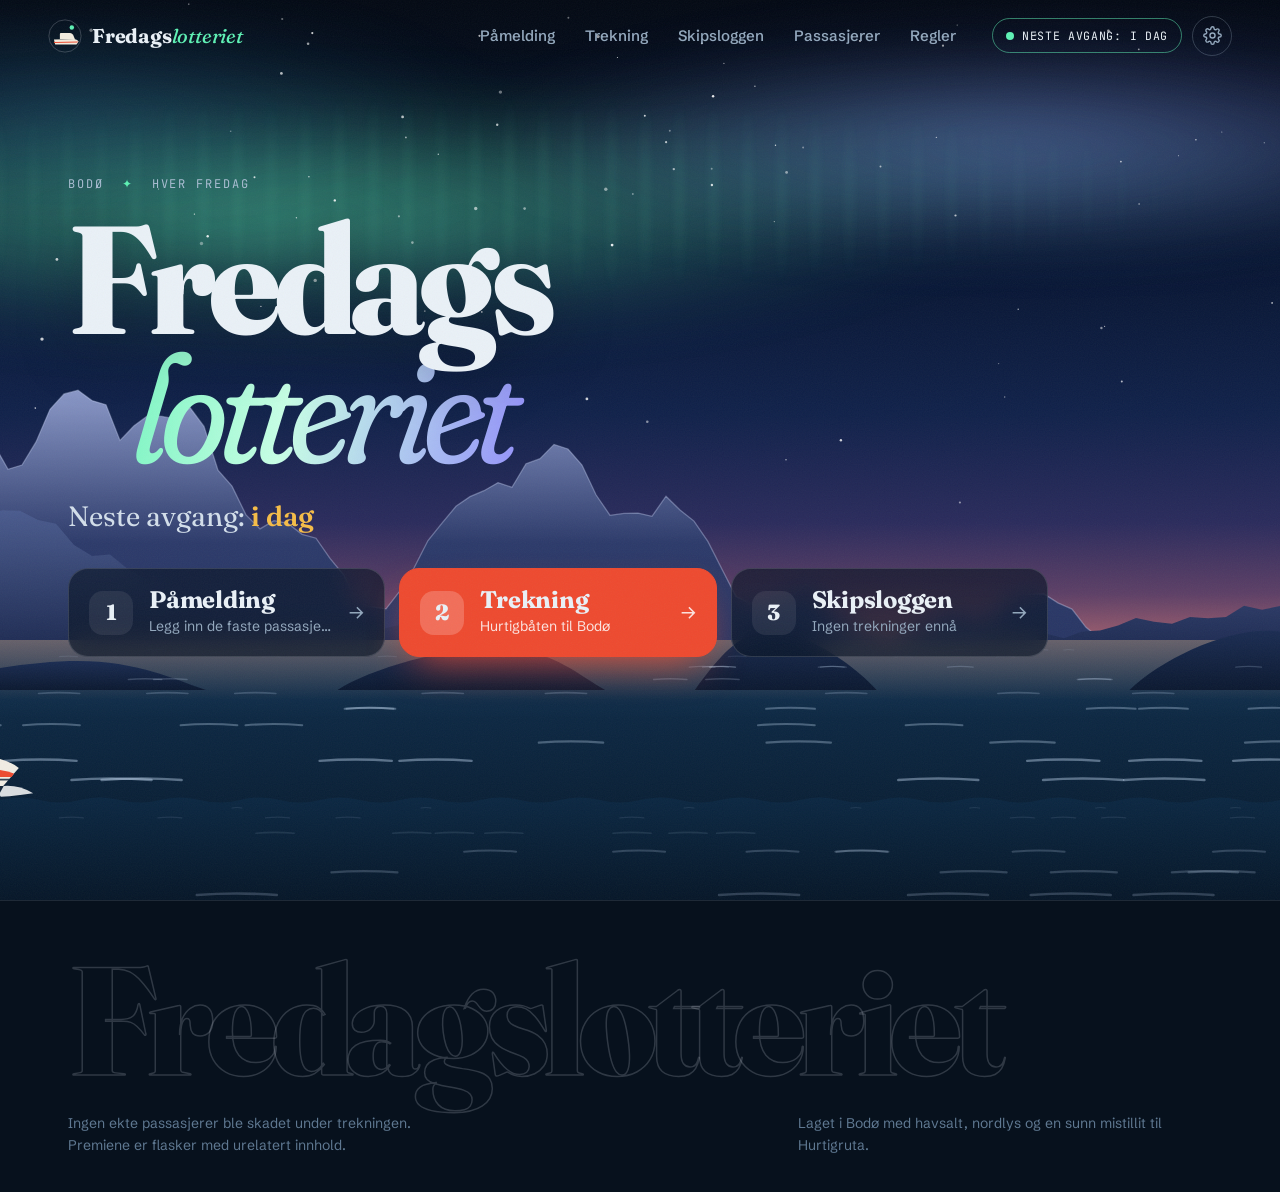
<file: index.html>
<!doctype html>
<html lang="nb">
<head>
<meta charset="utf-8">
<meta name="viewport" content="width=device-width, initial-scale=1">
<title>Fredagslotteriet</title>
<meta name="description" content="Fredagslotteriet – hurtigbåten til Bodø. Bare de som kommer seg helskinnet frem, vinner.">
<meta name="theme-color" content="#07111d">
<link rel="icon" href="data:image/svg+xml,%3Csvg xmlns='http://www.w3.org/2000/svg' viewBox='0 0 64 64'%3E%3Crect width='64' height='64' rx='16' fill='%2307111d'/%3E%3Cpath d='M8 40 L52 39 Q58 40 60 44 L56 50 L10 50 Z' fill='%23f3ecdf'/%3E%3Cpath d='M20 39 L20 28 Q20 26 22 26 L42 26 Q46 26 49 30 L52 39 Z' fill='%23f3ecdf'/%3E%3Cpath d='M8 45 L59 44 L58 46 L8 47 Z' fill='%23ee4a2f'/%3E%3Ccircle cx='46' cy='15' r='5' fill='%235ef2b5'/%3E%3C/svg%3E">
<link rel="preconnect" href="https://fonts.googleapis.com">
<link rel="preconnect" href="https://fonts.gstatic.com" crossorigin>
<link rel="stylesheet" href="https://fonts.googleapis.com/css2?family=Fraunces:ital,opsz,wght,SOFT,WONK@0,9..144,100..900,0..100,0..1;1,9..144,100..900,0..100,0..1&family=JetBrains+Mono:wght@400;500;700&family=Schibsted+Grotesk:ital,wght@0,400..900;1,400..900&display=swap">
<link rel="stylesheet" href="css/base.css?v=23">
<link rel="stylesheet" href="css/home.css?v=23">
</head>
<body data-page="hjem">
<div class="grain" aria-hidden="true"></div>
<header class="topbar" id="topbar"></header>

<main>
  <section class="hero">
    <div class="hero-sky" aria-hidden="true"><div class="aurora a1"></div><div class="aurora a2"></div><div class="aurora a3"></div></div>
    <svg class="hero-art" id="heroArt" viewBox="0 0 1600 900" preserveAspectRatio="xMidYMax slice" aria-hidden="true"></svg>
    <div class="hero-inner">
      <p class="kicker"><span>Bodø</span><span>Hver fredag</span></p>
      <h1 class="hero-title"><span class="ht-line">Fredags</span><span class="ht-line ht-em">lotteriet</span></h1>
      <p class="hero-lede">Neste avgang: <b class="js-next-long">fredag</b></p>
      <nav class="home-cards" aria-label="Snarveier">
        <a class="hc" href="pamelding.html"><span class="hc-step">1</span><span class="hc-txt"><b>Påmelding</b><small id="hcPam">Hvem er med?</small></span><span class="hc-arrow" aria-hidden="true">→</span></a>
        <a class="hc hc-main" href="trekning.html"><span class="hc-step">2</span><span class="hc-txt"><b>Trekning</b><small id="hcTrek">Hurtigbåten til Bodø</small></span><span class="hc-arrow" aria-hidden="true">→</span></a>
        <a class="hc" href="historikk.html"><span class="hc-step">3</span><span class="hc-txt"><b>Skipsloggen</b><small id="hcHist">Alle trekninger</small></span><span class="hc-arrow" aria-hidden="true">→</span></a>
      </nav>
    </div>
  </section>
</main>

<footer class="footer" id="footer"></footer>
<script src="js/util.js?v=23" defer></script>
<script src="js/store.js?v=23" defer></script>
<script src="js/art.js?v=23" defer></script>
<script src="js/shell.js?v=23" defer></script>
<script src="js/pages/home.js?v=23" defer></script>
</body>
</html>
</file>
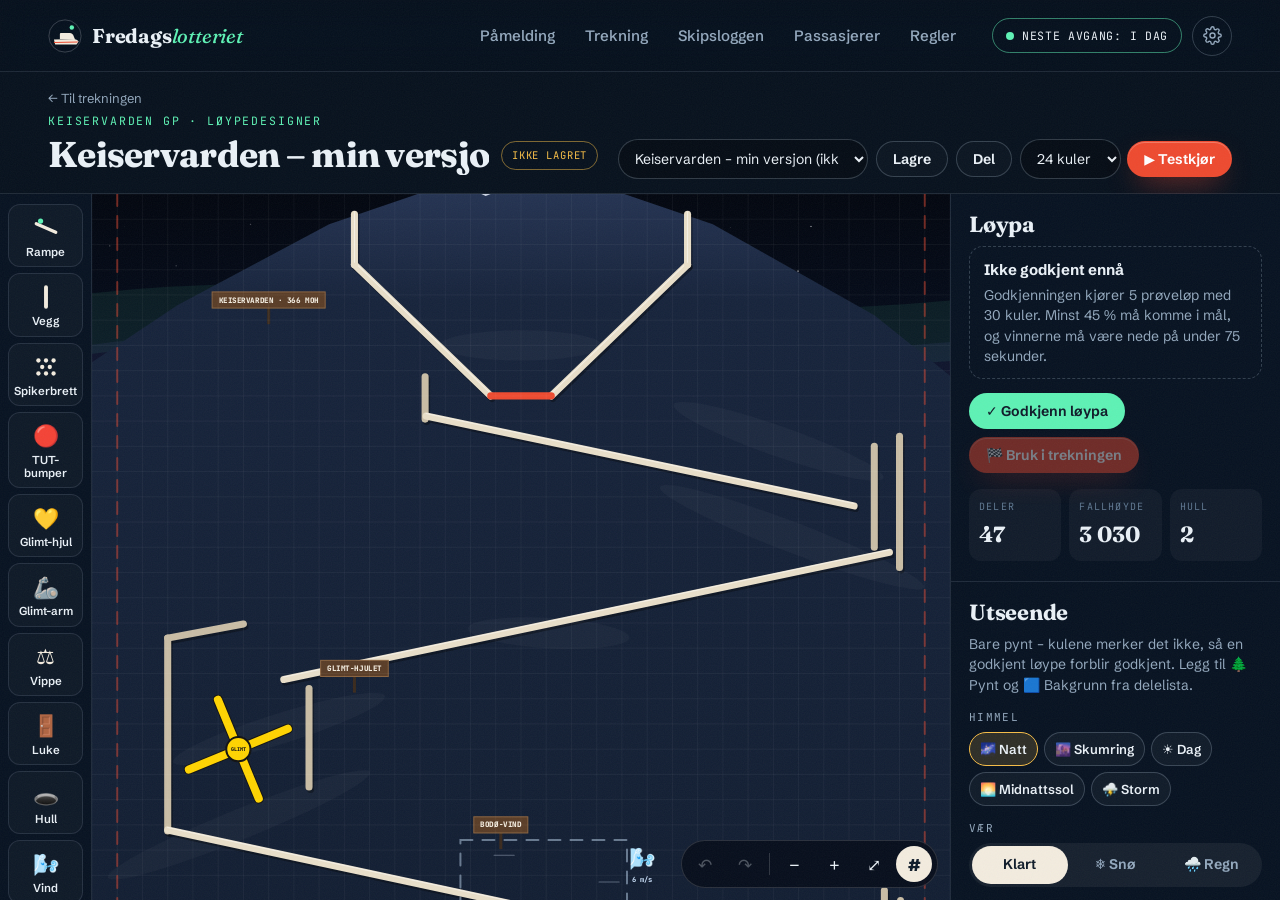
<file: designer.html>
<!doctype html>
<html lang="nb">
<head>
<meta charset="utf-8">
<meta name="viewport" content="width=device-width, initial-scale=1">
<title>Løypedesigner · Fredagslotteriet</title>
<meta name="theme-color" content="#07111d">
<link rel="icon" href="data:image/svg+xml,%3Csvg xmlns='http://www.w3.org/2000/svg' viewBox='0 0 64 64'%3E%3Crect width='64' height='64' rx='16' fill='%2307111d'/%3E%3Cpath d='M8 40 L52 39 Q58 40 60 44 L56 50 L10 50 Z' fill='%23f3ecdf'/%3E%3Cpath d='M20 39 L20 28 Q20 26 22 26 L42 26 Q46 26 49 30 L52 39 Z' fill='%23f3ecdf'/%3E%3Cpath d='M8 45 L59 44 L58 46 L8 47 Z' fill='%23ee4a2f'/%3E%3Ccircle cx='46' cy='15' r='5' fill='%235ef2b5'/%3E%3C/svg%3E">
<link rel="preconnect" href="https://fonts.googleapis.com">
<link rel="preconnect" href="https://fonts.gstatic.com" crossorigin>
<link rel="stylesheet" href="https://fonts.googleapis.com/css2?family=Fraunces:ital,opsz,wght,SOFT,WONK@0,9..144,100..900,0..100,0..1;1,9..144,100..900,0..100,0..1&family=JetBrains+Mono:wght@400;500;700&family=Schibsted+Grotesk:ital,wght@0,400..900;1,400..900&display=swap">
<link rel="stylesheet" href="css/base.css?v=23">
<link rel="stylesheet" href="css/designer.css?v=23">
</head>
<body data-page="designer">
<div class="grain" aria-hidden="true"></div>
<header class="topbar" id="topbar"></header>

<main class="dz-page">
  <div class="dz-bar">
    <div class="dz-title">
      <a class="dz-back" href="trekning.html">← Til trekningen</a>
      <p class="eyebrow">Keiservarden GP · løypedesigner</p>
      <div class="dz-name-row">
        <input class="dz-name" id="dzName" type="text" maxlength="40" spellcheck="false" autocomplete="off" aria-label="Navn på løypa">
        <span class="dz-state" id="dzState"></span>
      </div>
    </div>
    <div class="dz-acts">
      <select class="dz-select dz-open" id="dzOpen" aria-label="Åpne en løype"></select>
      <button class="btn btn-ghost btn-small" id="dzSave" type="button">Lagre</button>
      <button class="btn btn-ghost btn-small" id="dzShare" type="button">Del</button>
      <span class="dz-run">
        <select class="dz-select" id="dzN" aria-label="Antall kuler i testkjøringen"><option value="12">12 kuler</option><option value="24" selected>24 kuler</option><option value="40">40 kuler</option><option value="60">60 kuler</option></select>
        <button class="btn btn-primary btn-small" id="dzTest" type="button">▶ Testkjør</button>
      </span>
    </div>
  </div>

  <div class="dz-main">
    <nav class="dz-pal" id="dzPal" aria-label="Deler du kan legge til"></nav>
    <div class="dz-stage" id="dzStage">
      <canvas class="dz-canvas" id="dzCanvas" aria-label="Løypa – dra for å flytte deler"></canvas>
      <div class="dz-hud" id="dzHud" hidden></div>
      <div class="dz-tools" role="toolbar" aria-label="Verktøy">
        <button type="button" class="dz-tb" id="dzUndo" title="Angre (Ctrl+Z)" aria-label="Angre">↶</button>
        <button type="button" class="dz-tb" id="dzRedo" title="Gjør om (Ctrl+Y)" aria-label="Gjør om">↷</button>
        <span class="dz-tsep" aria-hidden="true"></span>
        <button type="button" class="dz-tb" data-z="out" title="Zoom ut" aria-label="Zoom ut">−</button>
        <button type="button" class="dz-tb" data-z="in" title="Zoom inn" aria-label="Zoom inn">+</button>
        <button type="button" class="dz-tb" data-z="fit" title="Vis hele løypa" aria-label="Vis hele løypa">⤢</button>
        <button type="button" class="dz-tb is-on" id="dzSnap" title="Fest til rutenett" aria-label="Fest til rutenett" aria-pressed="true">#</button>
      </div>
      <div class="dz-msg" id="dzMsg" hidden></div>
    </div>
    <aside class="dz-panel" id="dzPanel" aria-live="polite"></aside>
  </div>
</main>

<dialog class="dlg" id="shareDlg"><form method="dialog" class="dlg-body">
  <h3>Del løypa</h3>
  <p class="dz-dlg-p">Send lenken til en kollega. Den åpner løypa i løypedesigneren, og de kan lagre sin egen kopi.</p>
  <label class="field"><span class="field-label">Lenke til «<span id="shareName"></span>»</span><textarea class="field-input dz-code" id="shareCode" rows="3" readonly></textarea></label>
  <div class="dlg-btns dz-dlg-btns"><button type="button" class="btn btn-primary btn-small" id="shareCopy">Kopier lenken</button></div>
  <h4 class="dz-dlg-h">Åpne en løype du har fått</h4>
  <label class="field"><span class="field-label">Lim inn lenke eller kode</span><textarea class="field-input dz-code" id="importCode" rows="3" placeholder="…#l=KGP1.…"></textarea></label>
  <div class="dlg-btns"><button class="btn btn-ghost btn-small" value="cancel" type="submit" formnovalidate>Lukk</button><button type="button" class="btn btn-ghost btn-small" id="importGo">Åpne løypa</button></div>
</form></dialog>

<script src="js/util.js?v=23" defer></script>
<script src="js/store.js?v=23" defer></script>
<script src="js/events.js?v=23" defer></script>
<script src="js/keiser-physics.js?v=23" defer></script>
<script src="js/keiser-draw.js?v=23" defer></script>
<script src="js/shell.js?v=23" defer></script>
<script src="js/pages/designer.js?v=23" defer></script>
</body>
</html>
</file>
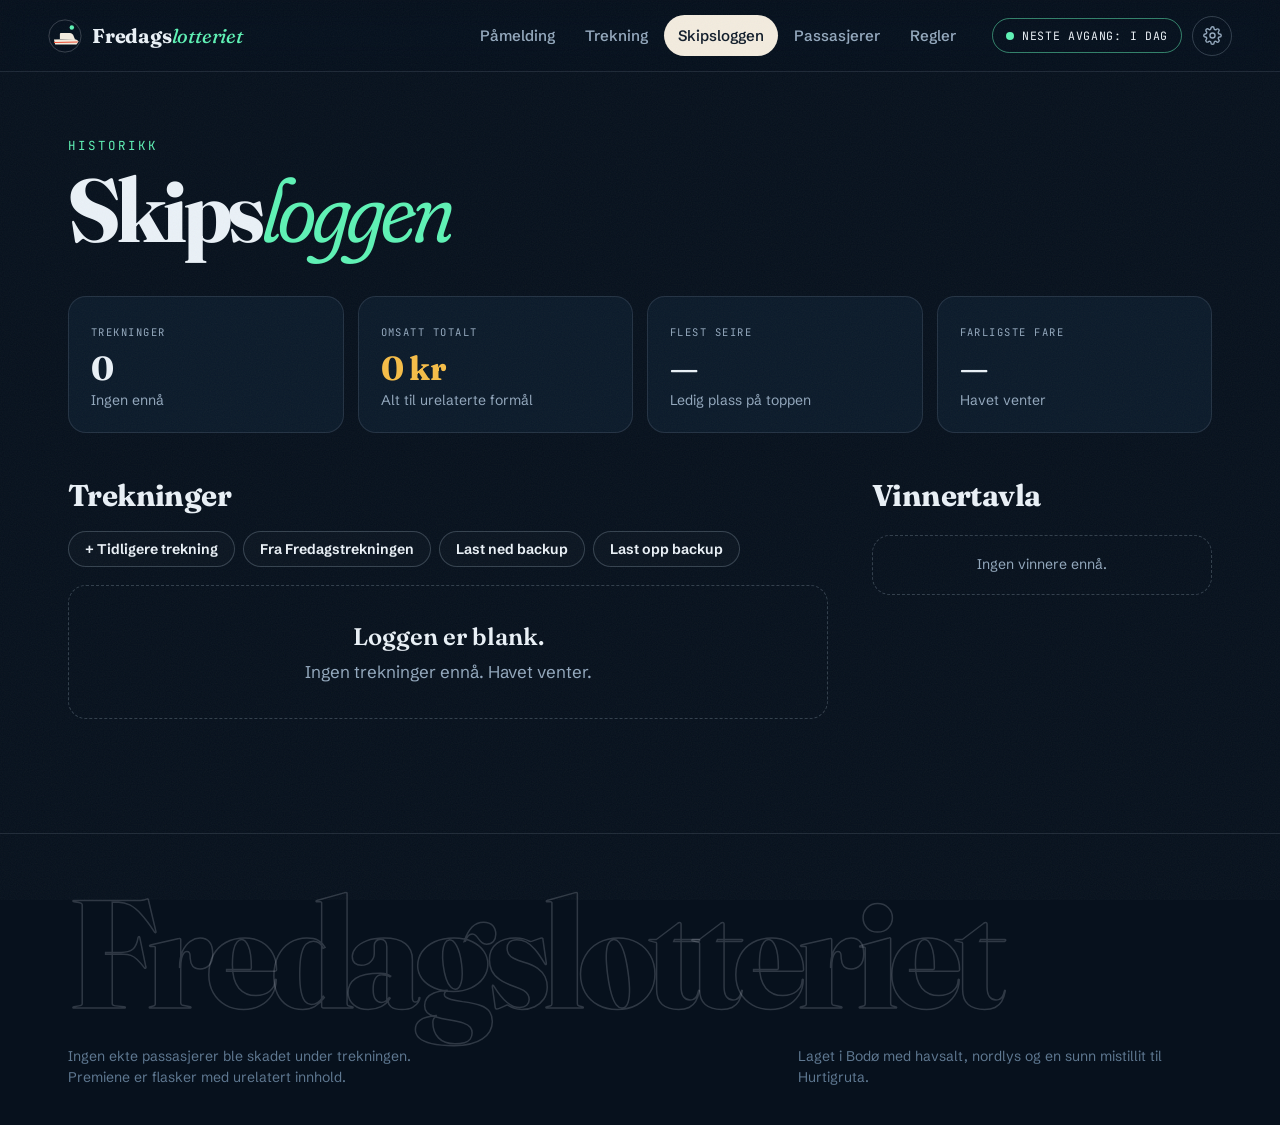
<file: historikk.html>
<!doctype html>
<html lang="nb">
<head>
<meta charset="utf-8">
<meta name="viewport" content="width=device-width, initial-scale=1">
<title>Skipsloggen · Fredagslotteriet</title>
<meta name="theme-color" content="#07111d">
<link rel="icon" href="data:image/svg+xml,%3Csvg xmlns='http://www.w3.org/2000/svg' viewBox='0 0 64 64'%3E%3Crect width='64' height='64' rx='16' fill='%2307111d'/%3E%3Cpath d='M8 40 L52 39 Q58 40 60 44 L56 50 L10 50 Z' fill='%23f3ecdf'/%3E%3Cpath d='M20 39 L20 28 Q20 26 22 26 L42 26 Q46 26 49 30 L52 39 Z' fill='%23f3ecdf'/%3E%3Cpath d='M8 45 L59 44 L58 46 L8 47 Z' fill='%23ee4a2f'/%3E%3Ccircle cx='46' cy='15' r='5' fill='%235ef2b5'/%3E%3C/svg%3E">
<link rel="preconnect" href="https://fonts.googleapis.com">
<link rel="preconnect" href="https://fonts.gstatic.com" crossorigin>
<link rel="stylesheet" href="https://fonts.googleapis.com/css2?family=Fraunces:ital,opsz,wght,SOFT,WONK@0,9..144,100..900,0..100,0..1;1,9..144,100..900,0..100,0..1&family=JetBrains+Mono:wght@400;500;700&family=Schibsted+Grotesk:ital,wght@0,400..900;1,400..900&display=swap">
<link rel="stylesheet" href="css/base.css?v=23">
<link rel="stylesheet" href="css/pages.css?v=23">
</head>
<body data-page="historikk">
<div class="grain" aria-hidden="true"></div>
<header class="topbar" id="topbar"></header>

<main class="page">
  <div class="wrap">
    <header class="page-head">
      <p class="eyebrow">Historikk</p>
      <h1 class="page-title">Skips<em>loggen</em></h1>
    </header>
    <div class="hist-stats" id="histStats"></div>
    <div class="hist-grid">
      <div class="hist-main">
        <div class="hist-toolbar">
          <h2>Trekninger</h2>
          <div class="hist-actions">
            <button class="btn btn-small btn-ghost" id="manualBtn" type="button">+ Tidligere trekning</button>
            <button class="btn btn-small btn-ghost" id="oldBtn" type="button">Fra Fredagstrekningen</button>
            <button class="btn btn-small btn-ghost" id="exportBtn" type="button">Last ned backup</button>
            <button class="btn btn-small btn-ghost" id="importBtn" type="button">Last opp backup</button>
            <input type="file" id="importFile" accept="application/json,.json" hidden>
          </div>
        </div>
        <form class="card manual-form" id="manualForm" hidden autocomplete="off">
          <h3>Før vi hadde nettside</h3>
          <p>Legg inn en trekning som skjedde før skipsloggen fantes.</p>
          <div class="manual-grid">
            <label class="field"><span class="field-label">Dato</span><input class="field-input" type="date" name="date" required></label>
            <label class="field"><span class="field-label">Antall lodd (valgfritt)</span><input class="field-input" type="number" name="tickets" min="0" max="999" placeholder="F.eks. 24"></label>
          </div>
          <div class="manual-grid" id="manualWinners"></div>
          <datalist id="nameList"></datalist>
          <div class="manual-btns">
            <button class="btn btn-ghost btn-small" type="button" id="manualCancel">Avbryt</button>
            <button class="btn btn-primary btn-small" type="submit">Lagre i loggen</button>
          </div>
        </form>
        <div class="card manual-form" id="oldBox" hidden>
          <h3>Fra den gamle Fredagstrekningen</h3>
          <p>Navnene og trekningene ligger ikke i selve Fredagstrekningen-fila. De ligger lagret i nettleseren der fila ble brukt.</p>
          <div class="old-found" id="oldFound" hidden>
            <span id="oldFoundText"></span>
            <button class="btn btn-small btn-aurora" type="button" id="oldTake">Hent inn</button>
          </div>
          <ol class="old-steps">
            <li>Åpne den gamle fila (for eksempel <i>Fredagstrekningen.html</i>) i samme nettleser og på samme PC som sist.</li>
            <li>Gå til fanen <b>Historikk</b> der, og trykk <b>Lagre sikkerhetskopi</b>. Da lastes det ned en fil som begynner med <i>fredagstrekningen-</i> og slutter på <i>.json</i>.</li>
            <li>Trykk <b>Velg sikkerhetskopi</b> her, og velg den fila.</li>
          </ol>
          <p class="old-note">Navnene havner i passasjerregisteret med loddnumrene sine, og trekningene havner i skipsloggen. Den som sto over med alle loddene sine, blir satt på pause. Det som står her fra før, blir ikke endret, bortsett fra at folk uten nummer får numrene sine fra fila. Henter du inn den samme fila to ganger, blir ingenting lagt inn dobbelt.</p>
          <div class="manual-btns">
            <button class="btn btn-ghost btn-small" type="button" id="oldCancel">Lukk</button>
            <button class="btn btn-primary btn-small" type="button" id="oldPick">Velg sikkerhetskopi</button>
          </div>
        </div>
        <ol class="timeline" id="timeline"></ol>
        <div class="empty" id="histEmpty"><b>Loggen er blank.</b>Ingen trekninger ennå. Havet venter.</div>
      </div>
      <aside class="hist-side">
        <h2>Vinnertavla</h2>
        <ol class="leader" id="leader"></ol>
        <div class="empty empty-small" id="leaderEmpty">Ingen vinnere ennå.</div>
      </aside>
    </div>
  </div>
</main>

<footer class="footer" id="footer"></footer>
<script src="js/util.js?v=23" defer></script>
<script src="js/store.js?v=23" defer></script>
<script src="js/events.js?v=23" defer></script>
<script src="js/shell.js?v=23" defer></script>
<script src="js/pages/historikk.js?v=23" defer></script>
</body>
</html>
</file>
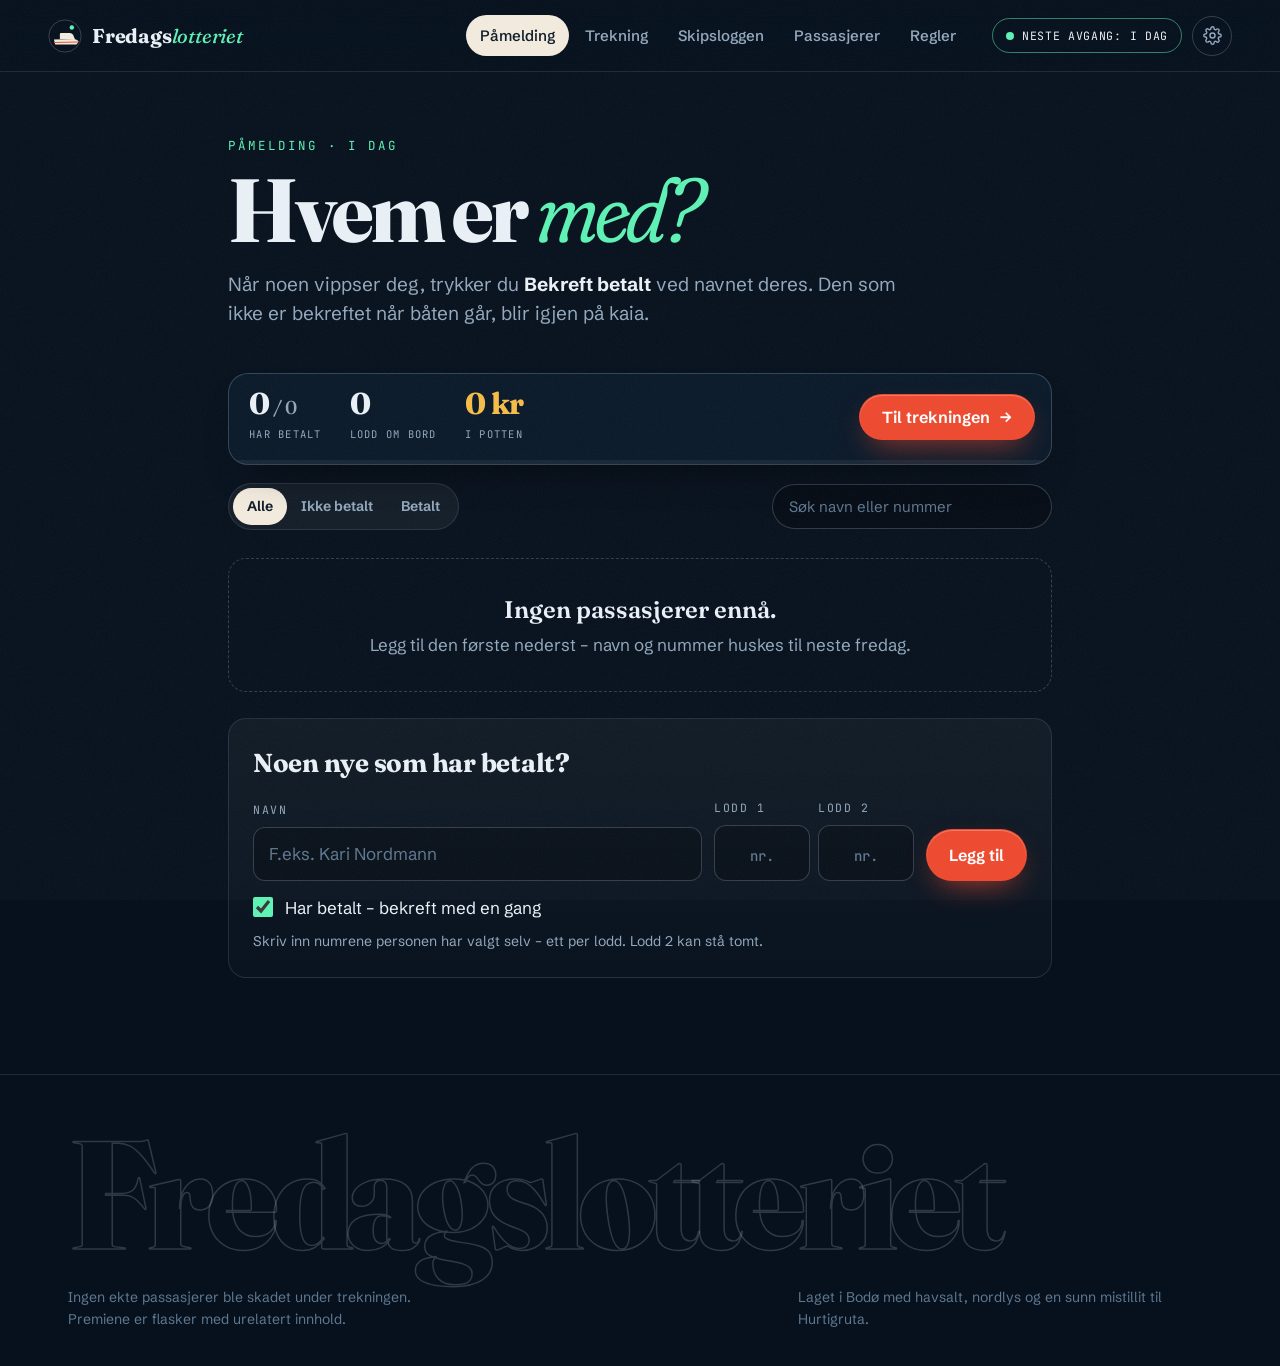
<file: pamelding.html>
<!doctype html>
<html lang="nb">
<head>
<meta charset="utf-8">
<meta name="viewport" content="width=device-width, initial-scale=1">
<title>Påmelding · Fredagslotteriet</title>
<meta name="theme-color" content="#07111d">
<link rel="icon" href="data:image/svg+xml,%3Csvg xmlns='http://www.w3.org/2000/svg' viewBox='0 0 64 64'%3E%3Crect width='64' height='64' rx='16' fill='%2307111d'/%3E%3Cpath d='M8 40 L52 39 Q58 40 60 44 L56 50 L10 50 Z' fill='%23f3ecdf'/%3E%3Cpath d='M20 39 L20 28 Q20 26 22 26 L42 26 Q46 26 49 30 L52 39 Z' fill='%23f3ecdf'/%3E%3Cpath d='M8 45 L59 44 L58 46 L8 47 Z' fill='%23ee4a2f'/%3E%3Ccircle cx='46' cy='15' r='5' fill='%235ef2b5'/%3E%3C/svg%3E">
<link rel="preconnect" href="https://fonts.googleapis.com">
<link rel="preconnect" href="https://fonts.gstatic.com" crossorigin>
<link rel="stylesheet" href="https://fonts.googleapis.com/css2?family=Fraunces:ital,opsz,wght,SOFT,WONK@0,9..144,100..900,0..100,0..1;1,9..144,100..900,0..100,0..1&family=JetBrains+Mono:wght@400;500;700&family=Schibsted+Grotesk:ital,wght@0,400..900;1,400..900&display=swap">
<link rel="stylesheet" href="css/base.css?v=23">
<link rel="stylesheet" href="css/pages.css?v=23">
</head>
<body data-page="pamelding">
<div class="grain" aria-hidden="true"></div>
<header class="topbar" id="topbar"></header>

<main class="page">
  <div class="wrap wrap-narrow">
    <header class="page-head">
      <p class="eyebrow">Påmelding · <span class="js-next-long">fredag</span></p>
      <h1 class="page-title">Hvem er <em>med?</em></h1>
      <p class="page-lede">Når noen vippser deg, trykker du <b>Bekreft betalt</b> ved navnet deres. Den som ikke er bekreftet når båten går, blir igjen på kaia.</p>
    </header>

    <div class="ci-bar" id="ciBar"></div>

    <div class="ci-tools">
      <div class="filter" id="ciFilter" role="group" aria-label="Vis">
        <button type="button" data-f="all" class="on">Alle</button><button type="button" data-f="unpaid">Ikke betalt</button><button type="button" data-f="paid">Betalt</button>
      </div>
      <input class="field-input ci-search" id="ciSearch" type="search" placeholder="Søk navn eller nummer" aria-label="Søk navn eller nummer">
    </div>

    <ol class="ci-list" id="ciList"></ol>
    <div class="empty" id="ciEmpty" hidden></div>
    <p class="ci-paused" id="ciPaused" hidden></p>

    <form class="card add-card" id="ciAdd" autocomplete="off" novalidate>
      <h2>Noen nye som har betalt?</h2>
      <div class="add-grid">
        <label class="field add-name"><span class="field-label">Navn</span><input class="field-input" name="name" type="text" maxlength="40" placeholder="F.eks. Kari Nordmann"></label>
        <div class="add-nums" id="ciAddNums"></div>
        <button class="btn btn-primary add-btn" type="submit">Legg til</button>
      </div>
      <label class="check add-paid"><input type="checkbox" name="paid" checked><span>Har betalt – bekreft med en gang</span></label>
      <p class="add-note" id="ciAddNote"></p>
    </form>
  </div>
</main>

<footer class="footer" id="footer"></footer>
<script src="js/util.js?v=23" defer></script>
<script src="js/store.js?v=23" defer></script>
<script src="js/shell.js?v=23" defer></script>
<script src="js/pages/pamelding.js?v=23" defer></script>
</body>
</html>
</file>
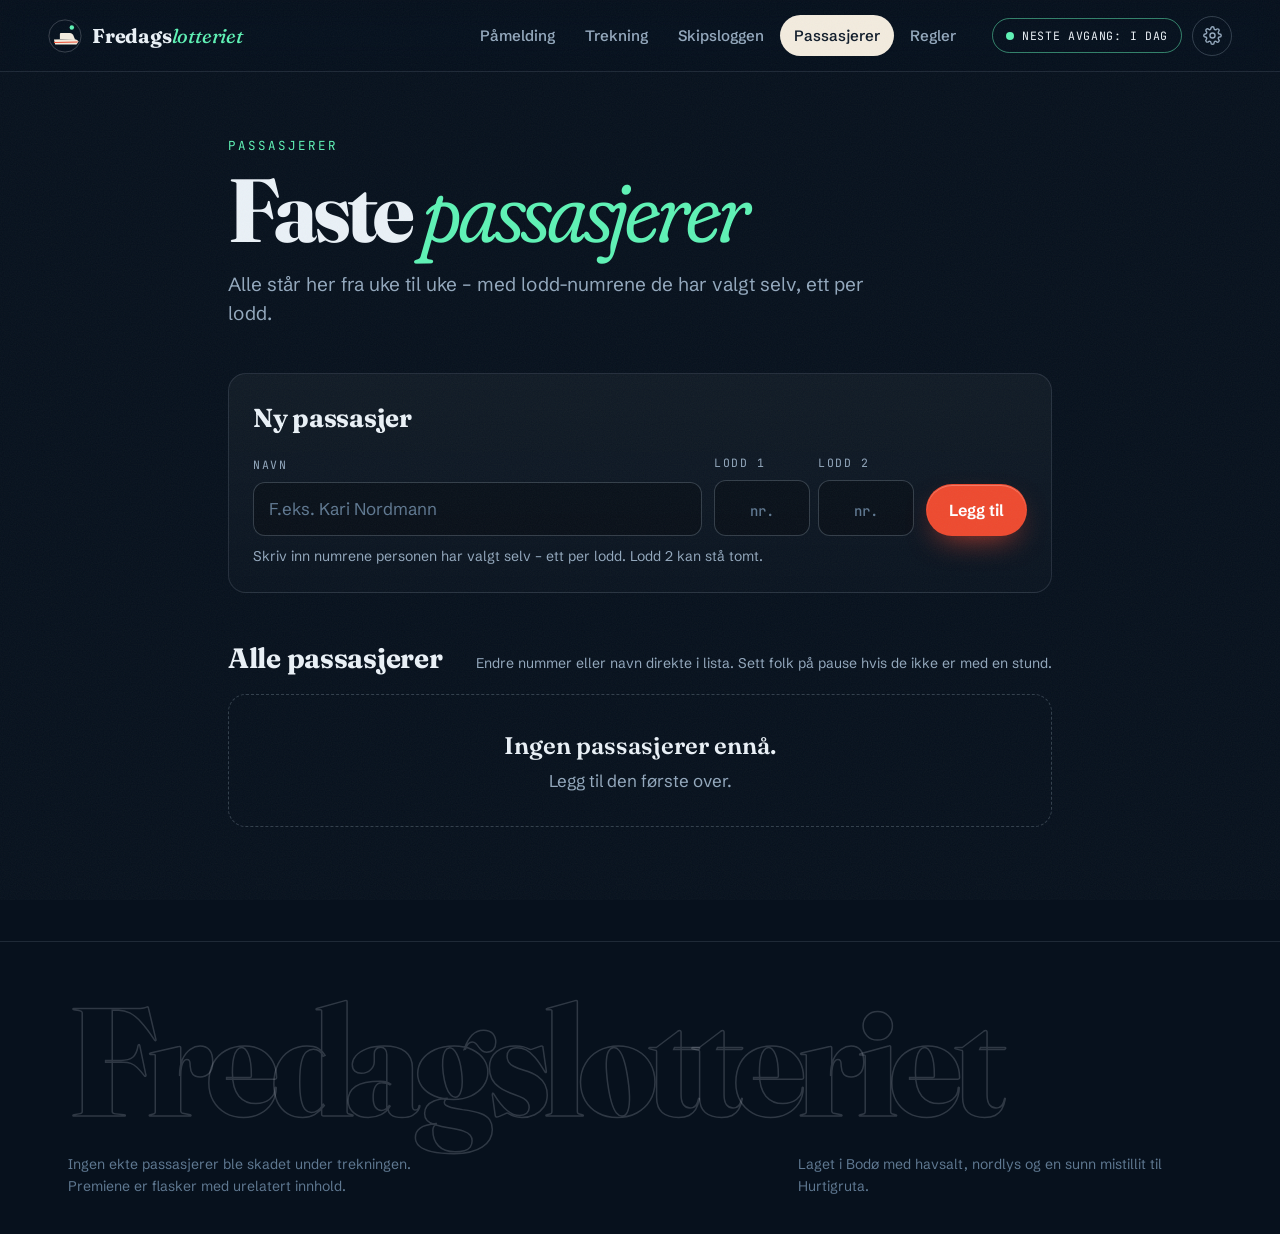
<file: passasjerer.html>
<!doctype html>
<html lang="nb">
<head>
<meta charset="utf-8">
<meta name="viewport" content="width=device-width, initial-scale=1">
<title>Passasjerer · Fredagslotteriet</title>
<meta name="theme-color" content="#07111d">
<link rel="icon" href="data:image/svg+xml,%3Csvg xmlns='http://www.w3.org/2000/svg' viewBox='0 0 64 64'%3E%3Crect width='64' height='64' rx='16' fill='%2307111d'/%3E%3Cpath d='M8 40 L52 39 Q58 40 60 44 L56 50 L10 50 Z' fill='%23f3ecdf'/%3E%3Cpath d='M20 39 L20 28 Q20 26 22 26 L42 26 Q46 26 49 30 L52 39 Z' fill='%23f3ecdf'/%3E%3Cpath d='M8 45 L59 44 L58 46 L8 47 Z' fill='%23ee4a2f'/%3E%3Ccircle cx='46' cy='15' r='5' fill='%235ef2b5'/%3E%3C/svg%3E">
<link rel="preconnect" href="https://fonts.googleapis.com">
<link rel="preconnect" href="https://fonts.gstatic.com" crossorigin>
<link rel="stylesheet" href="https://fonts.googleapis.com/css2?family=Fraunces:ital,opsz,wght,SOFT,WONK@0,9..144,100..900,0..100,0..1;1,9..144,100..900,0..100,0..1&family=JetBrains+Mono:wght@400;500;700&family=Schibsted+Grotesk:ital,wght@0,400..900;1,400..900&display=swap">
<link rel="stylesheet" href="css/base.css?v=23">
<link rel="stylesheet" href="css/pages.css?v=23">
</head>
<body data-page="passasjerer">
<div class="grain" aria-hidden="true"></div>
<header class="topbar" id="topbar"></header>

<main class="page">
  <div class="wrap wrap-narrow">
    <header class="page-head">
      <p class="eyebrow">Passasjerer</p>
      <h1 class="page-title">Faste <em>passasjerer</em></h1>
      <p class="page-lede">Alle står her fra uke til uke – med lodd-numrene de har valgt selv, ett per lodd.</p>
    </header>

    <form class="card add-card" id="regAdd" autocomplete="off" novalidate>
      <h2>Ny passasjer</h2>
      <div class="add-grid">
        <label class="field add-name"><span class="field-label">Navn</span><input class="field-input" name="name" type="text" maxlength="40" placeholder="F.eks. Kari Nordmann"></label>
        <div class="add-nums" id="regAddNums"></div>
        <button class="btn btn-primary add-btn" type="submit">Legg til</button>
      </div>
      <p class="add-note" id="regAddNote"></p>
    </form>

    <div class="reg-head"><h2>Alle passasjerer <span id="regCount"></span></h2><p>Endre nummer eller navn direkte i lista. Sett folk på pause hvis de ikke er med en stund.</p></div>
    <p class="reg-missing" id="regMissing" hidden></p>
    <ol class="reg-list" id="regList"></ol>
    <div class="empty" id="regEmpty" hidden><b>Ingen passasjerer ennå.</b>Legg til den første over.</div>
  </div>
</main>

<footer class="footer" id="footer"></footer>
<script src="js/util.js?v=23" defer></script>
<script src="js/store.js?v=23" defer></script>
<script src="js/shell.js?v=23" defer></script>
<script src="js/pages/passasjerer.js?v=23" defer></script>
</body>
</html>
</file>
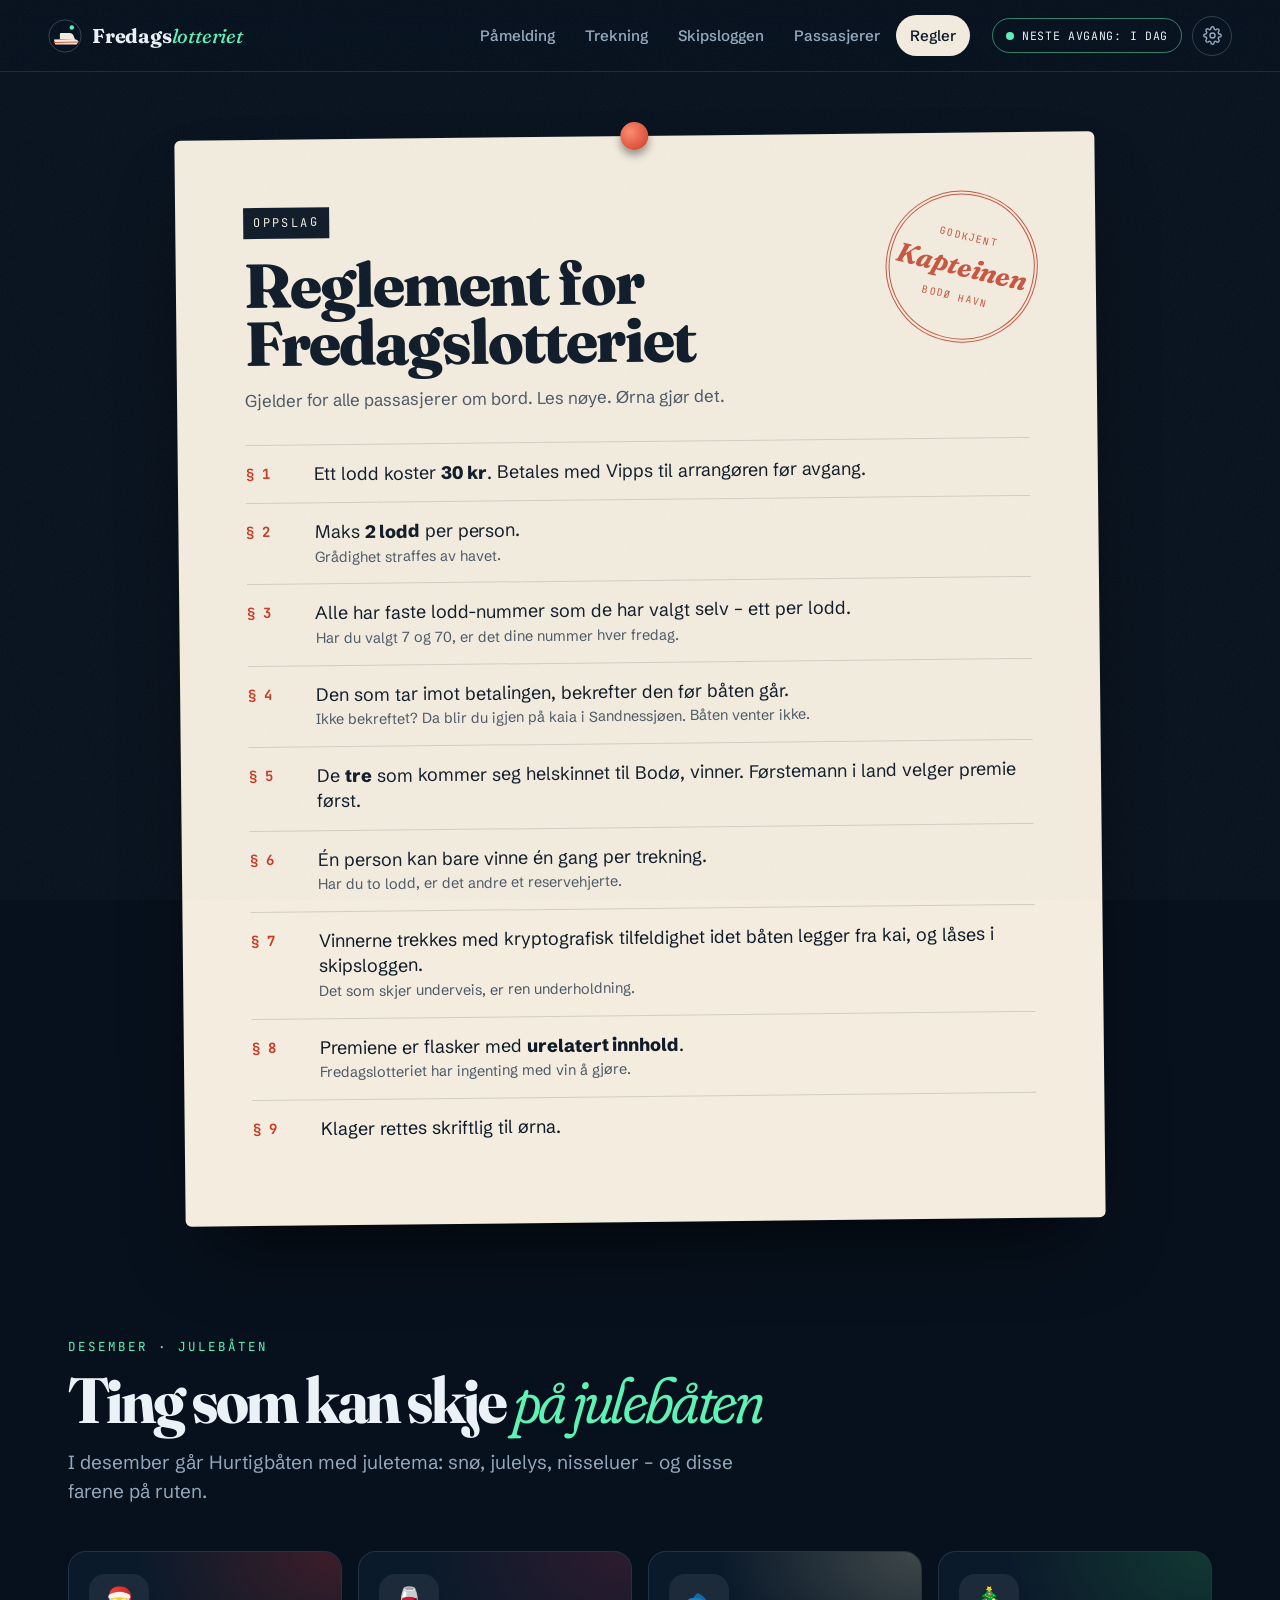
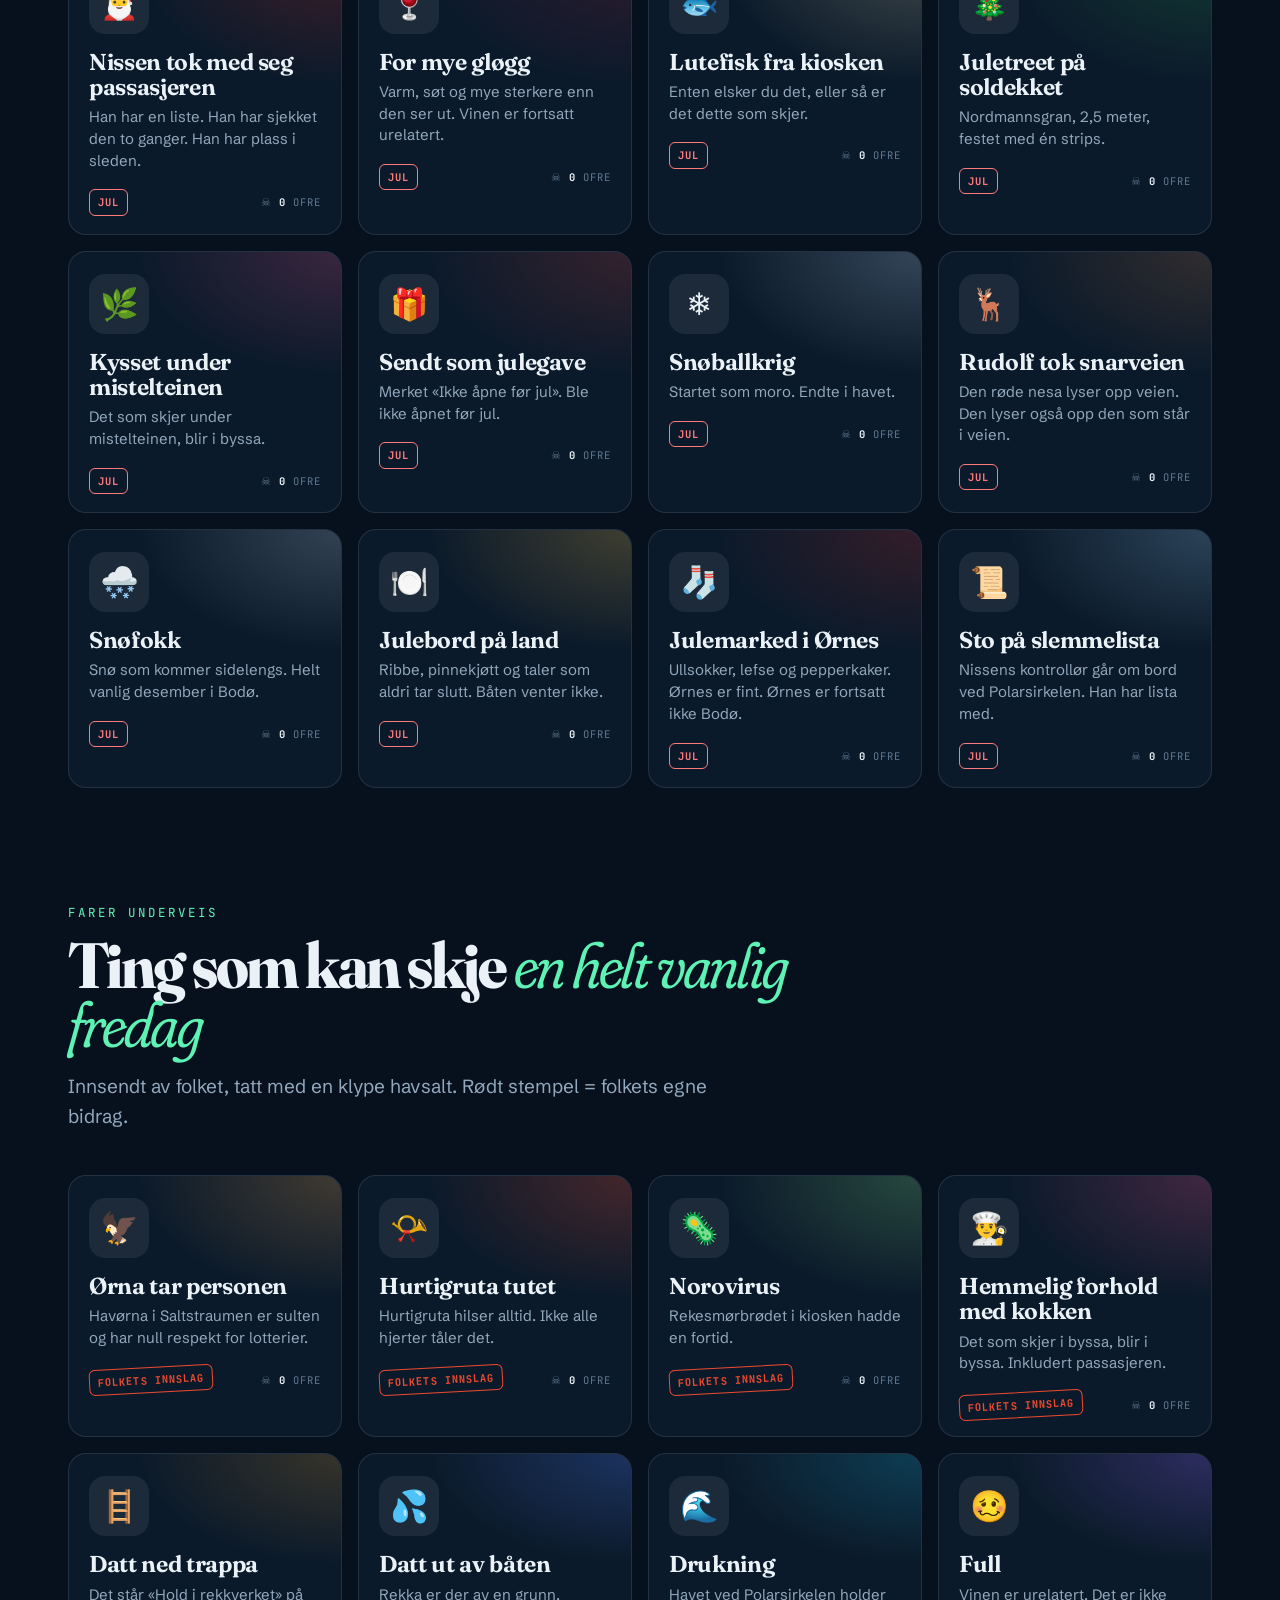
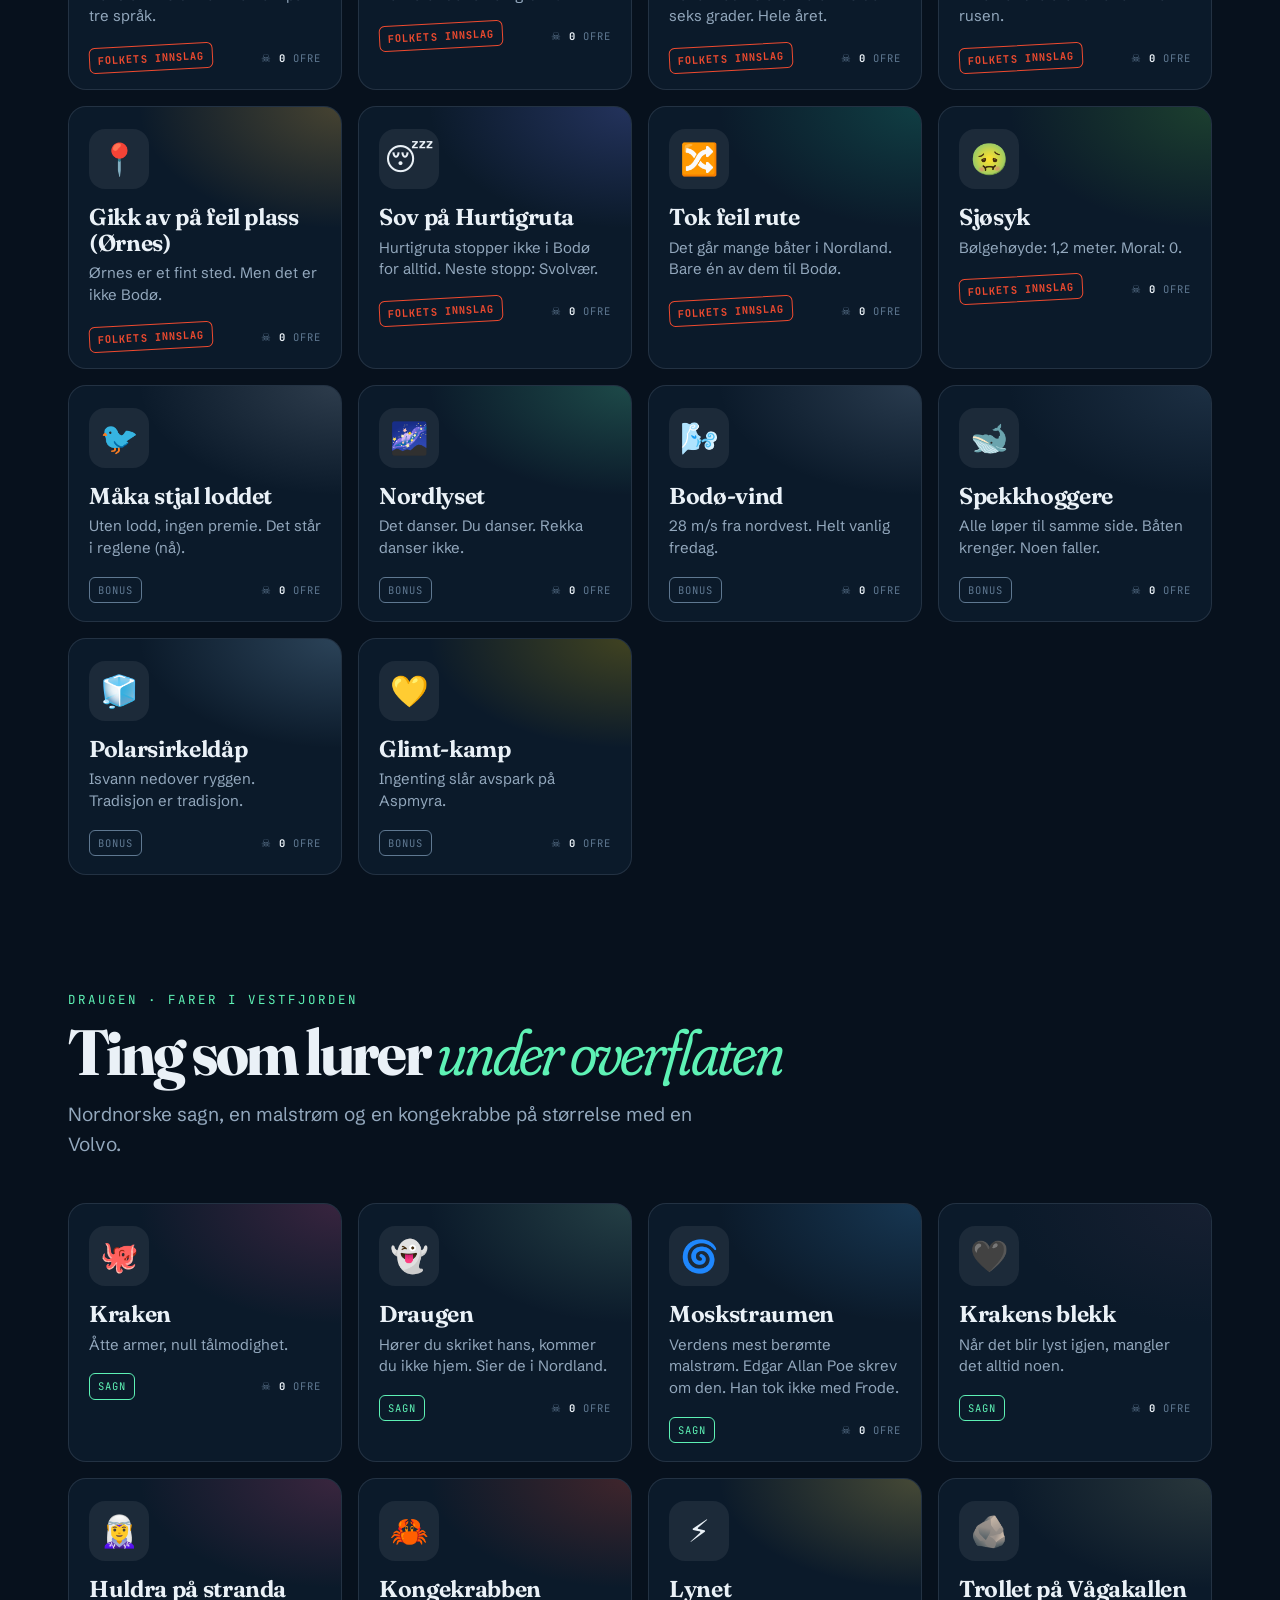
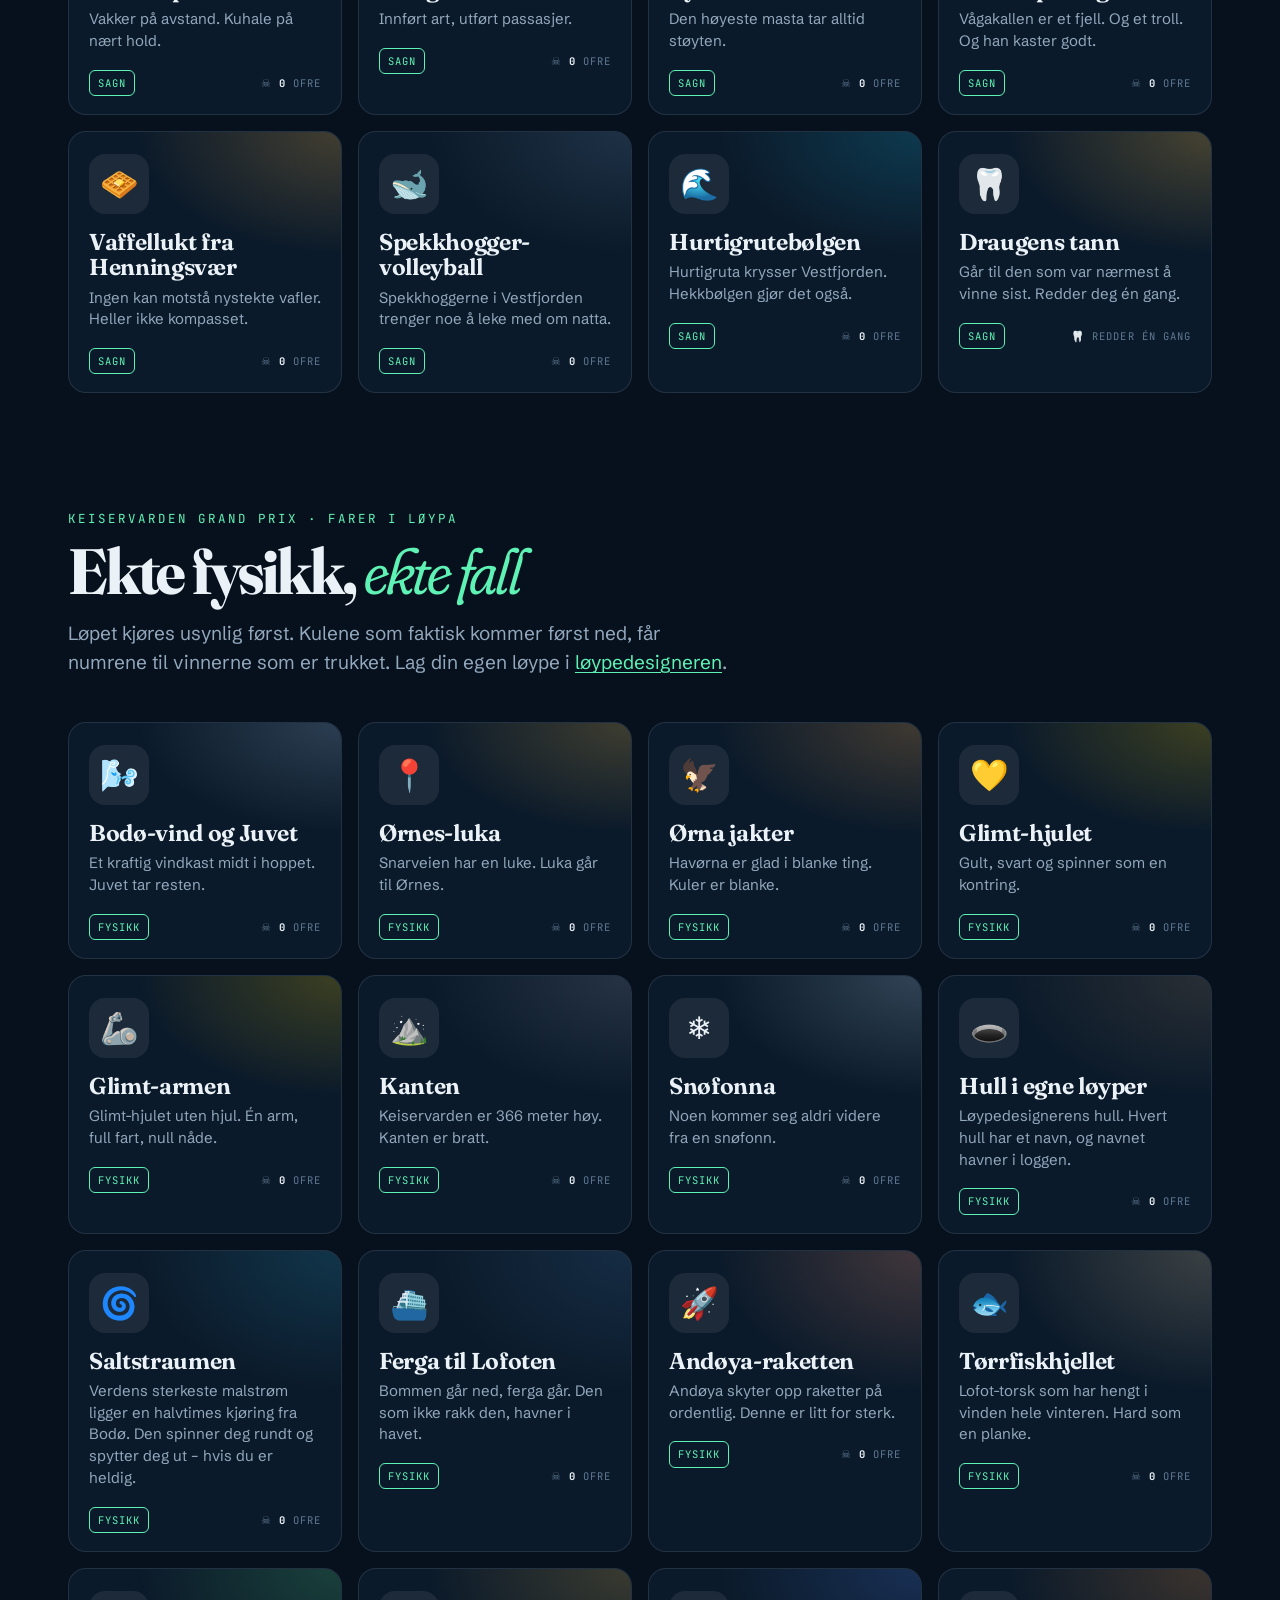
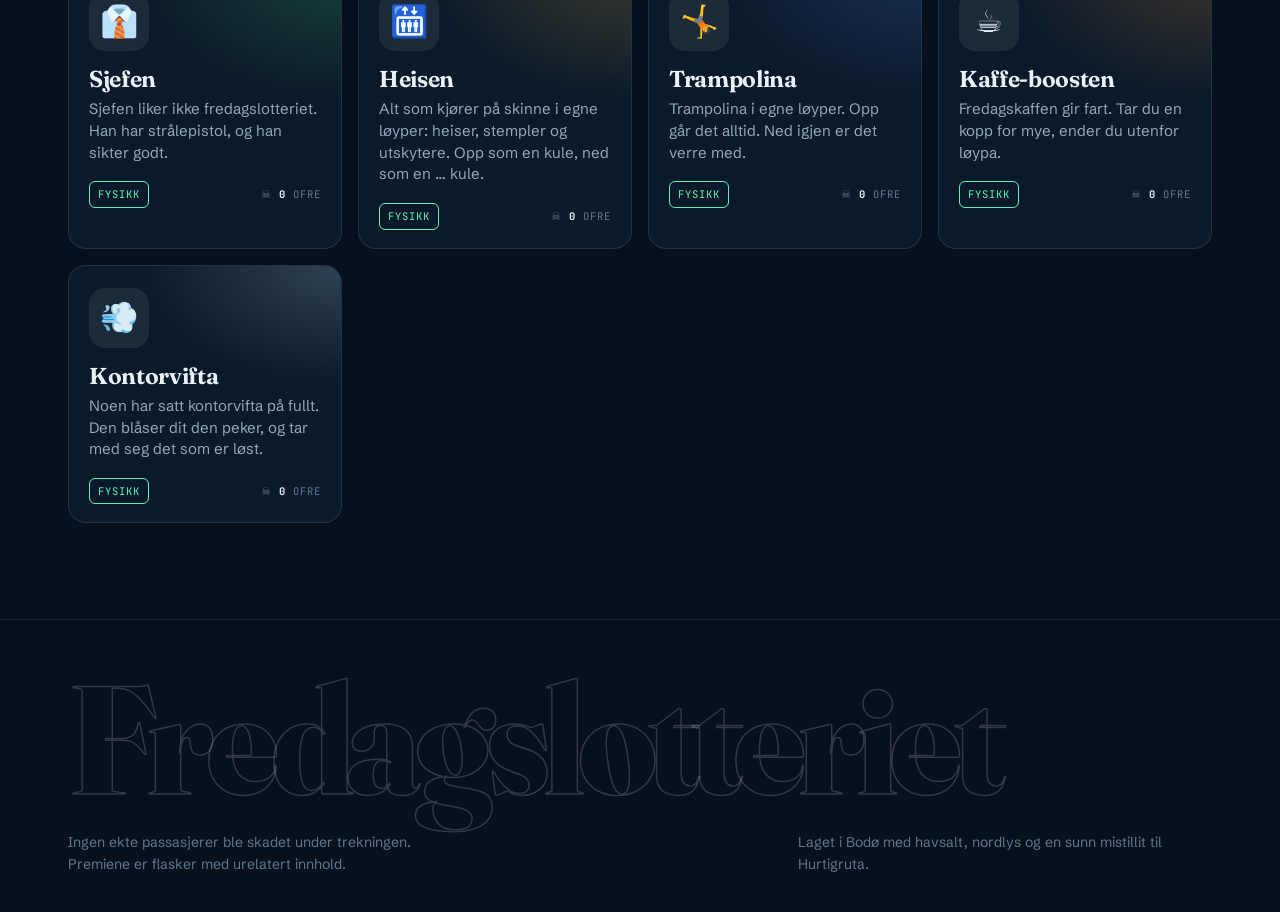
<file: regler.html>
<!doctype html>
<html lang="nb">
<head>
<meta charset="utf-8">
<meta name="viewport" content="width=device-width, initial-scale=1">
<title>Regler · Fredagslotteriet</title>
<meta name="theme-color" content="#07111d">
<link rel="icon" href="data:image/svg+xml,%3Csvg xmlns='http://www.w3.org/2000/svg' viewBox='0 0 64 64'%3E%3Crect width='64' height='64' rx='16' fill='%2307111d'/%3E%3Cpath d='M8 40 L52 39 Q58 40 60 44 L56 50 L10 50 Z' fill='%23f3ecdf'/%3E%3Cpath d='M20 39 L20 28 Q20 26 22 26 L42 26 Q46 26 49 30 L52 39 Z' fill='%23f3ecdf'/%3E%3Cpath d='M8 45 L59 44 L58 46 L8 47 Z' fill='%23ee4a2f'/%3E%3Ccircle cx='46' cy='15' r='5' fill='%235ef2b5'/%3E%3C/svg%3E">
<link rel="preconnect" href="https://fonts.googleapis.com">
<link rel="preconnect" href="https://fonts.gstatic.com" crossorigin>
<link rel="stylesheet" href="https://fonts.googleapis.com/css2?family=Fraunces:ital,opsz,wght,SOFT,WONK@0,9..144,100..900,0..100,0..1;1,9..144,100..900,0..100,0..1&family=JetBrains+Mono:wght@400;500;700&family=Schibsted+Grotesk:ital,wght@0,400..900;1,400..900&display=swap">
<link rel="stylesheet" href="css/base.css?v=23">
<link rel="stylesheet" href="css/pages.css?v=23">
</head>
<body data-page="regler">
<div class="grain" aria-hidden="true"></div>
<header class="topbar" id="topbar"></header>

<main class="page">
  <div class="wrap">
    <div class="notice">
      <div class="notice-head">
        <span class="notice-tag">Oppslag</span>
        <h1>Reglement for Fredagslotteriet</h1>
        <p>Gjelder for alle passasjerer om bord. Les nøye. Ørna gjør det.</p>
      </div>
      <ol class="rules" id="rules"></ol>
      <div class="stamp" aria-hidden="true"><span>Godkjent</span><b>Kapteinen</b><span>Bodø havn</span></div>
    </div>

    <div id="julWrap" hidden>
      <header class="page-head page-head-sub">
        <p class="eyebrow">Desember · julebåten</p>
        <h2 class="page-title page-title-sub">Ting som kan skje <em>på julebåten</em></h2>
        <p class="page-lede">I desember går Hurtigbåten med juletema: snø, julelys, nisseluer – og disse farene på ruten.</p>
      </header>
      <div class="hazards" id="hazardsJul"></div>
    </div>

    <header class="page-head page-head-sub">
      <p class="eyebrow">Farer underveis</p>
      <h2 class="page-title page-title-sub">Ting som kan skje <em>en helt vanlig fredag</em></h2>
      <p class="page-lede">Innsendt av folket, tatt med en klype havsalt. Rødt stempel = folkets egne bidrag.</p>
    </header>
    <div class="hazards" id="hazards"></div>

    <header class="page-head page-head-sub">
      <p class="eyebrow">Draugen · farer i Vestfjorden</p>
      <h2 class="page-title page-title-sub">Ting som lurer <em>under overflaten</em></h2>
      <p class="page-lede">Nordnorske sagn, en malstrøm og en kongekrabbe på størrelse med en Volvo.</p>
    </header>
    <div class="hazards" id="hazardsDraugen"></div>

    <header class="page-head page-head-sub">
      <p class="eyebrow">Keiservarden Grand Prix · farer i løypa</p>
      <h2 class="page-title page-title-sub">Ekte fysikk, <em>ekte fall</em></h2>
      <p class="page-lede">Løpet kjøres usynlig først. Kulene som faktisk kommer først ned, får numrene til vinnerne som er trukket. Lag din egen løype i <a href="designer.html">løypedesigneren</a>.</p>
    </header>
    <div class="hazards" id="hazardsKeiser"></div>
  </div>
</main>

<footer class="footer" id="footer"></footer>
<script src="js/util.js?v=23" defer></script>
<script src="js/store.js?v=23" defer></script>
<script src="js/events.js?v=23" defer></script>
<script src="js/shell.js?v=23" defer></script>
<script src="js/pages/regler.js?v=23" defer></script>
</body>
</html>
</file>
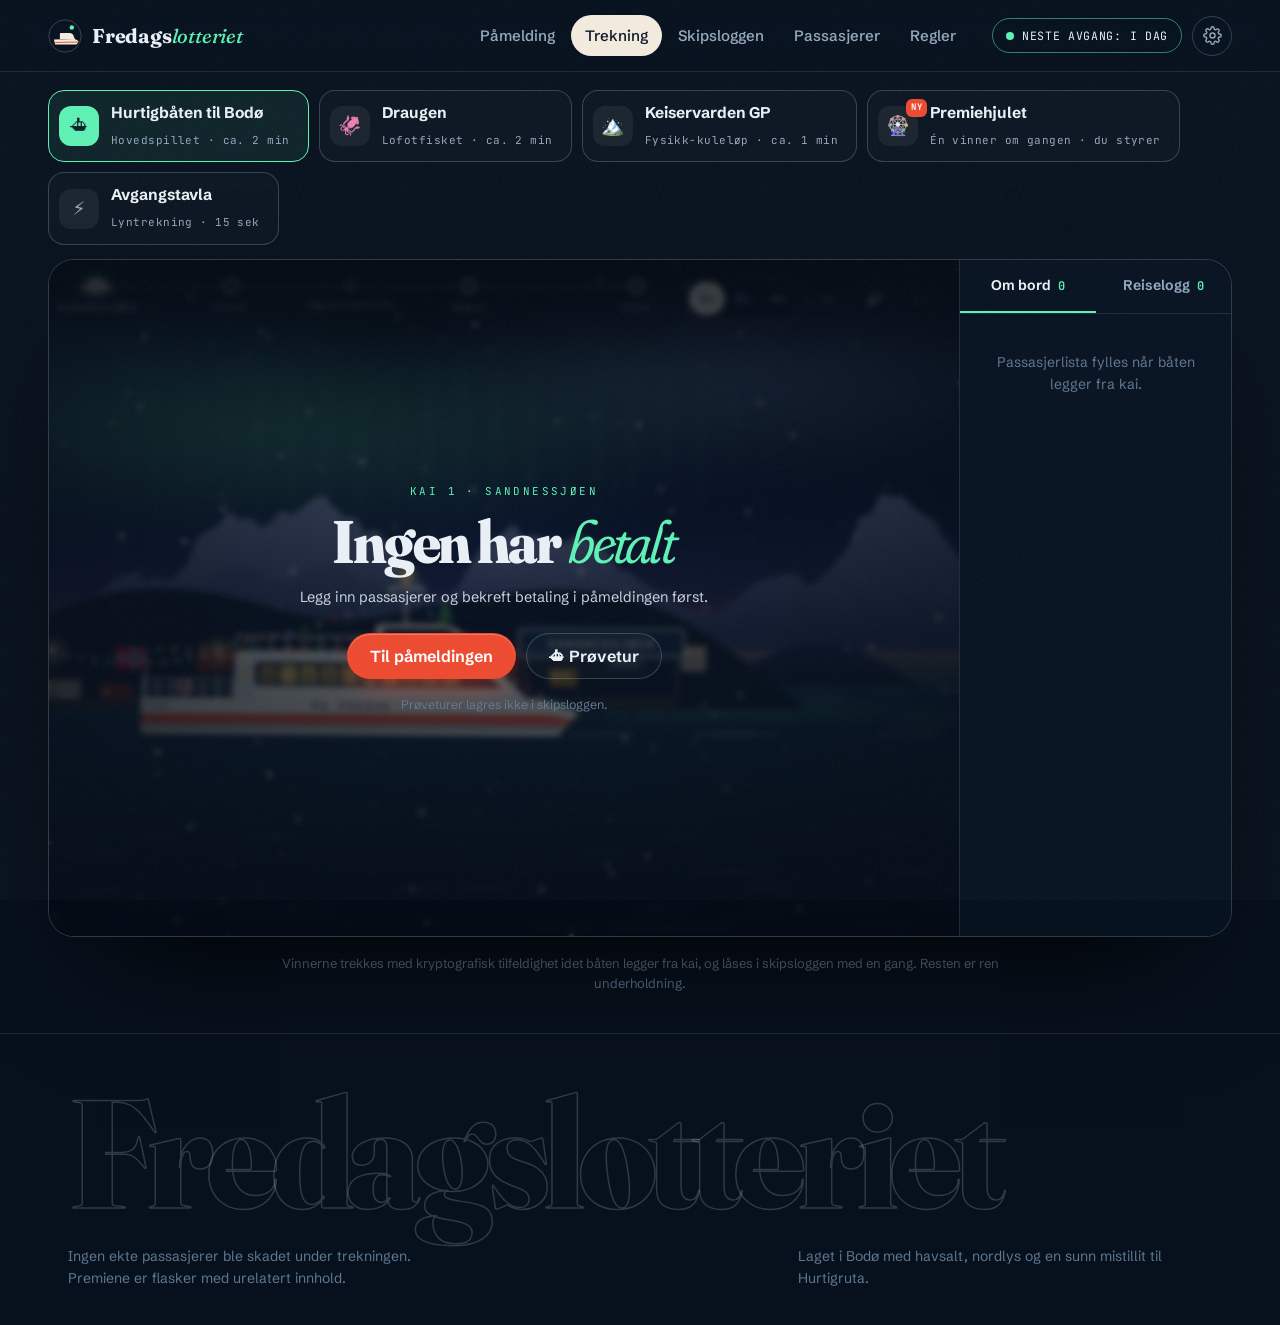
<file: trekning.html>
<!doctype html>
<html lang="nb">
<head>
<meta charset="utf-8">
<meta name="viewport" content="width=device-width, initial-scale=1">
<title>Trekning · Fredagslotteriet</title>
<meta name="theme-color" content="#07111d">
<link rel="icon" href="data:image/svg+xml,%3Csvg xmlns='http://www.w3.org/2000/svg' viewBox='0 0 64 64'%3E%3Crect width='64' height='64' rx='16' fill='%2307111d'/%3E%3Cpath d='M8 40 L52 39 Q58 40 60 44 L56 50 L10 50 Z' fill='%23f3ecdf'/%3E%3Cpath d='M20 39 L20 28 Q20 26 22 26 L42 26 Q46 26 49 30 L52 39 Z' fill='%23f3ecdf'/%3E%3Cpath d='M8 45 L59 44 L58 46 L8 47 Z' fill='%23ee4a2f'/%3E%3Ccircle cx='46' cy='15' r='5' fill='%235ef2b5'/%3E%3C/svg%3E">
<link rel="preconnect" href="https://fonts.googleapis.com">
<link rel="preconnect" href="https://fonts.gstatic.com" crossorigin>
<link rel="stylesheet" href="https://fonts.googleapis.com/css2?family=Fraunces:ital,opsz,wght,SOFT,WONK@0,9..144,100..900,0..100,0..1;1,9..144,100..900,0..100,0..1&family=JetBrains+Mono:wght@400;500;700&family=Schibsted+Grotesk:ital,wght@0,400..900;1,400..900&display=swap">
<link rel="stylesheet" href="css/base.css?v=23">
<link rel="stylesheet" href="css/stage.css?v=23">
</head>
<body data-page="trekning">
<div class="grain" aria-hidden="true"></div>
<header class="topbar" id="topbar"></header>

<main class="page page-stage">
  <div class="stage-head">
    <div class="game-tabs" role="tablist" aria-label="Velg spill">
      <button type="button" role="tab" class="game-tab is-active" data-game="hurtigbat" aria-selected="true"><span class="gt-ico">⛴</span><span><b>Hurtigbåten til Bodø</b><small>Hovedspillet · ca. 2 min</small></span></button>
      <button type="button" role="tab" class="game-tab" data-game="draugen" aria-selected="false"><span class="gt-ico">🦑</span><span><b>Draugen</b><small>Lofotfisket · ca. 2 min</small></span></button>
      <button type="button" role="tab" class="game-tab" data-game="keiser" aria-selected="false"><span class="gt-ico">🏔️</span><span><b>Keiservarden GP</b><small>Fysikk-kuleløp · ca. 1 min</small></span></button>
      <button type="button" role="tab" class="game-tab game-tab-new" data-game="trommel" aria-selected="false"><span class="gt-ico">🎡</span><span><b>Premiehjulet</b><small>Én vinner om gangen · du styrer</small></span></button>
      <button type="button" role="tab" class="game-tab" data-game="lyn" aria-selected="false"><span class="gt-ico">⚡</span><span><b>Avgangstavla</b><small>Lyntrekning · 15 sek</small></span></button>
    </div>
  </div>
  <div class="stage-wrap">
    <div class="stage" id="stage" data-game="hurtigbat">
      <div class="scene" id="scene">
        <div class="sky" aria-hidden="true"><div class="aurora a1"></div><div class="aurora a2"></div><div class="aurora a3"></div></div>
        <svg class="scene-svg" id="sceneSvg" viewBox="0 0 1600 900" preserveAspectRatio="xMidYMid slice" aria-hidden="true"></svg>
        <canvas class="fx" id="fxCanvas" aria-hidden="true"></canvas>
        <svg class="draugen-svg" id="draugenSvg" viewBox="0 0 1600 900" preserveAspectRatio="xMidYMid slice" aria-hidden="true"></svg>
        <canvas class="keiser-canvas" id="keiserCanvas" aria-hidden="true"></canvas>
        <canvas class="fx keiser-fx" id="keiserFx" aria-hidden="true"></canvas>
        <canvas class="fx draugen-fx" id="draugenFx" aria-hidden="true"></canvas>
        <canvas class="trommel-canvas" id="trommelCanvas" aria-hidden="true"></canvas>
        <canvas class="fx trommel-fx" id="trommelFx" aria-hidden="true"></canvas>

        <div class="hud-top">
          <div class="route" id="route" aria-hidden="true"></div>
          <div class="hud-ctrl">
            <div class="speed" id="speedCtl" role="group" aria-label="Fart">
              <button type="button" data-speed="1" class="is-on">1×</button><button type="button" data-speed="2">2×</button><button type="button" data-speed="4">4×</button>
            </div>
            <button type="button" class="hud-btn" id="skipBtn" title="Hopp rett til Bodø" aria-label="Hopp rett til Bodø">⏭</button>
            <button type="button" class="hud-btn" id="soundBtn" title="Lyd av/på" aria-label="Lyd av/på">🔊</button>
            <button type="button" class="hud-btn" id="fsBtn" title="Fullskjerm (F)" aria-label="Fullskjerm">⛶</button>
          </div>
        </div>

        <div class="announce" id="announce" aria-live="polite"></div>
        <div class="evcard-wrap" id="evWrap" aria-live="polite"></div>
        <div class="board" id="board" hidden></div>
        <div class="overlay" id="startOverlay"></div>
        <div class="overlay" id="endOverlay" hidden></div>
      </div>
      <aside class="side" id="side" aria-label="Passasjerer og reiselogg">
        <div class="side-tabs" role="tablist">
          <button type="button" class="is-on" data-side="pax">Om bord <span id="paxCount">0</span></button>
          <button type="button" data-side="log">Reiselogg <span id="logCount">0</span></button>
        </div>
        <div class="side-body">
          <ol class="pax" id="paxList"></ol>
          <ol class="log" id="logList" hidden></ol>
        </div>
      </aside>
    </div>
    <p class="fair-note" id="fairNote">Vinnerne trekkes med kryptografisk tilfeldighet idet båten legger fra kai, og låses i skipsloggen med en gang. Resten er ren underholdning.</p>
  </div>
</main>

<footer class="footer" id="footer"></footer>
<script src="js/util.js?v=23" defer></script>
<script src="js/store.js?v=23" defer></script>
<script src="js/events.js?v=23" defer></script>
<script src="js/art.js?v=23" defer></script>
<script src="js/audio.js?v=23" defer></script>
<script src="js/fx.js?v=23" defer></script>
<script src="js/voyage.js?v=23" defer></script>
<script src="js/stokk.js?v=23" defer></script>
<script src="js/anims.js?v=23" defer></script>
<script src="js/game.js?v=23" defer></script>
<script src="js/draugen-art.js?v=23" defer></script>
<script src="js/draugen.js?v=23" defer></script>
<script src="js/draugen-anims.js?v=23" defer></script>
<script src="js/keiser-physics.js?v=23" defer></script>
<script src="js/keiser-draw.js?v=23" defer></script>
<script src="js/keiser.js?v=23" defer></script>
<script src="js/lyn.js?v=23" defer></script>
<script src="js/trommel.js?v=23" defer></script>
<script src="js/shell.js?v=23" defer></script>
<script src="js/pages/trekning.js?v=23" defer></script>
</body>
</html>
</file>
<file: css/base.css>
/* ==========================================================================
   Fredagslotteriet – felles: tokens, typografi, knapper, skjema, toppmeny, sidehoder, bunntekst, dialoger
   ========================================================================== */
:root {
  --bg: #07111d;
  --bg-2: #0b1a2a;
  --bg-3: #10233a;
  --line: rgba(201, 222, 240, .12);
  --line-2: rgba(201, 222, 240, .22);
  --text: #eaf1f7;
  --muted: #93a8bd;
  --dim: #5f7891;
  --paper: #f3ecdf;
  --paper-2: #e6dcc8;
  --ink: #0f1b29;
  --ink-2: #4a5866;
  --red: #ee4a2f;
  --red-2: #c9381f;
  --sun: #f6bd47;
  --aurora: #5ef2b5;
  --aurora-2: #8a7dff;
  --rose: #f29b8f;
  --ok: #3fd69a;
  --paid: #15905d;
  --r: 18px;
  --ff-display: "Fraunces", "Iowan Old Style", Georgia, serif;
  --ff-ui: "Schibsted Grotesk", "Segoe UI", system-ui, sans-serif;
  --ff-mono: "JetBrains Mono", ui-monospace, "Cascadia Mono", Consolas, monospace;
  --ease-out: cubic-bezier(.16, 1, .3, 1);
  --wrap: 1240px;
  --gutter: clamp(16px, 4vw, 48px);
  --top: 72px;
  color-scheme: dark;
}
@media (max-width: 820px) { :root { --top: 112px; } }

*, *::before, *::after { box-sizing: border-box; }
html { -webkit-text-size-adjust: 100%; scroll-padding-top: calc(var(--top) + 12px); }
body { margin: 0; min-height: 100vh; display: flex; flex-direction: column; background: var(--bg); color: var(--text); font-family: var(--ff-ui); font-size: 17px; line-height: 1.55; -webkit-font-smoothing: antialiased; overflow-x: hidden; }
main { flex: 1; }
img, svg { display: block; max-width: 100%; }
button, input, select, textarea { font: inherit; color: inherit; }
button { cursor: pointer; }
a { color: inherit; }
code { font-family: var(--ff-mono); font-size: .9em; }
::selection { background: var(--aurora); color: var(--ink); }
:focus-visible { outline: 2px solid var(--aurora); outline-offset: 3px; border-radius: 6px; }
[hidden] { display: none !important; }

.grain { position: fixed; inset: 0; z-index: 100; pointer-events: none; opacity: .05; background-image: url("data:image/svg+xml,%3Csvg xmlns='http://www.w3.org/2000/svg' width='180' height='180'%3E%3Cfilter id='n'%3E%3CfeTurbulence type='fractalNoise' baseFrequency='.85' numOctaves='2' stitchTiles='stitch'/%3E%3C/filter%3E%3Crect width='100%25' height='100%25' filter='url(%23n)'/%3E%3C/svg%3E"); }
.wrap { width: 100%; max-width: var(--wrap); margin: 0 auto; padding: 0 var(--gutter); }
.wrap-narrow { max-width: 920px; }

/* ---------- Knapper ---------- */
.btn { display: inline-flex; align-items: center; justify-content: center; gap: 10px; padding: 14px 22px; border-radius: 999px; border: 1px solid transparent; font-weight: 650; font-size: 16px; line-height: 1; text-decoration: none; white-space: nowrap; transition: transform .25s var(--ease-out), background .2s, color .2s, border-color .2s, box-shadow .2s; }
.btn:active { transform: translateY(1px) scale(.98); }
.btn-primary { background: var(--red); color: #fff; box-shadow: 0 12px 30px -12px rgba(238, 74, 47, .8), inset 0 1px 0 rgba(255, 255, 255, .25); }
.btn-primary:hover { background: #ff5b3e; transform: translateY(-2px); }
.btn-ghost { border-color: var(--line-2); background: rgba(255, 255, 255, .02); }
.btn-ghost:hover { border-color: var(--text); background: rgba(255, 255, 255, .06); }
.btn-aurora { background: var(--aurora); color: var(--ink); }
.btn-aurora:hover { background: #8ff7cd; }
.btn-block { width: 100%; }
.btn-small { padding: 10px 16px; font-size: 14px; }
.btn[disabled] { opacity: .45; pointer-events: none; }
.link-btn { background: none; border: 0; padding: 4px 0; color: var(--muted); font-size: 14px; text-decoration: underline; text-underline-offset: 3px; text-decoration-color: var(--line-2); }
.link-btn:hover { color: var(--text); }
.link-btn.danger:hover { color: var(--red); }

/* ---------- Skjema ---------- */
.card { background: linear-gradient(180deg, rgba(255, 255, 255, .045), rgba(255, 255, 255, .015)); border: 1px solid var(--line); border-radius: var(--r); padding: 24px; }
.field { display: block; border: 0; padding: 0; margin: 0 0 20px; min-width: 0; }
.field-label { display: block; margin-bottom: 8px; padding: 0; font-family: var(--ff-mono); font-size: 11.5px; letter-spacing: .14em; text-transform: uppercase; color: var(--muted); }
.field-input { width: 100%; padding: 13px 15px; border-radius: 12px; border: 1px solid var(--line-2); background: rgba(0, 0, 0, .25); font-size: 17px; outline: none; transition: border-color .2s, box-shadow .2s; }
.field-input:focus { border-color: var(--aurora); box-shadow: 0 0 0 4px rgba(94, 242, 181, .15); }
.field-input::placeholder { color: var(--dim); }
.field-input.shake { animation: inputShake .4s; border-color: var(--red); }
select.field-input { cursor: pointer; }
select.field-input option { background: var(--bg-2); color: var(--text); }
.field-hint { display: block; margin-top: 7px; font-size: 13px; color: var(--muted); }
@keyframes inputShake { 20%, 60% { transform: translateX(-6px); } 40%, 80% { transform: translateX(6px); } }
.seg { display: flex; padding: 3px; border-radius: 999px; background: rgba(15, 27, 41, .08); }
.seg button { min-width: 34px; padding: 6px 11px; border: 0; border-radius: 999px; background: transparent; font-family: var(--ff-mono); font-size: 13px; font-weight: 700; color: var(--ink-2); }
.seg button.on { background: var(--ink); color: var(--paper); }
.x-btn { width: 34px; height: 34px; display: grid; place-items: center; border: 0; border-radius: 50%; background: transparent; color: var(--muted); font-size: 20px; line-height: 1; }
.x-btn:hover { background: rgba(238, 74, 47, .14); color: var(--red); }
.av { display: grid; place-items: center; flex: none; width: 22px; height: 22px; border-radius: 50%; color: #fff; font-family: var(--ff-mono); font-size: 10px; font-weight: 700; text-shadow: 0 1px 1px rgba(0, 0, 0, .25); }

/* ---------- Toppmeny ---------- */
.topbar { position: fixed; inset: 0 0 auto 0; z-index: 50; min-height: var(--top); display: flex; align-items: center; gap: 22px; padding: 12px var(--gutter); border-bottom: 1px solid transparent; transition: background .3s, border-color .3s; }
.topbar.is-scrolled, body:not([data-page="hjem"]) .topbar { background: rgba(7, 17, 29, .82); -webkit-backdrop-filter: blur(14px) saturate(1.3); backdrop-filter: blur(14px) saturate(1.3); border-color: var(--line); }
.brand { display: flex; align-items: center; gap: 10px; flex: none; text-decoration: none; font-family: var(--ff-display); font-weight: 700; font-size: 20px; letter-spacing: -.01em; color: var(--text); }
.brand em { font-style: italic; font-weight: 450; color: var(--aurora); }
.brand-mark { width: 34px; height: 34px; color: var(--text); }
.nav { display: flex; gap: 2px; margin-left: auto; }
.nav a { padding: 9px 14px; border-radius: 999px; text-decoration: none; font-size: 15px; font-weight: 550; color: var(--muted); white-space: nowrap; transition: color .2s, background .2s; }
.nav a:hover { color: var(--text); background: rgba(255, 255, 255, .07); }
.nav a.is-active { color: var(--ink); background: var(--paper); }
.topbar-right { display: flex; align-items: center; gap: 10px; flex: none; }
.next-pill { display: flex; align-items: center; gap: 8px; padding: 8px 13px; border: 1px solid var(--line-2); border-radius: 999px; font-family: var(--ff-mono); font-size: 11.5px; letter-spacing: .06em; text-transform: uppercase; color: var(--muted); white-space: nowrap; }
.next-pill .dot { width: 8px; height: 8px; border-radius: 50%; background: var(--aurora); animation: pulse 2s infinite; }
.next-pill.is-today { color: var(--text); border-color: rgba(94, 242, 181, .5); }
@keyframes pulse { 0% { box-shadow: 0 0 0 0 rgba(94, 242, 181, .55); } 70% { box-shadow: 0 0 0 10px rgba(94, 242, 181, 0); } 100% { box-shadow: 0 0 0 0 rgba(94, 242, 181, 0); } }
.icon-btn { width: 40px; height: 40px; display: grid; place-items: center; border-radius: 50%; border: 1px solid var(--line-2); background: transparent; color: var(--muted); transition: color .2s, border-color .2s, transform .4s var(--ease-out); }
.icon-btn:hover { color: var(--text); border-color: var(--text); transform: rotate(45deg); }
@media (max-width: 1180px) { .next-pill { display: none; } }
@media (max-width: 820px) {
  .topbar { flex-wrap: wrap; gap: 8px 12px; padding-bottom: 10px; }
  .topbar-right { margin-left: auto; }
  .nav { order: 3; width: calc(100% + var(--gutter) * 2); margin: 0 calc(var(--gutter) * -1); padding: 0 var(--gutter); overflow-x: auto; scrollbar-width: none; }
  .nav::-webkit-scrollbar { display: none; }
  .nav a { padding: 8px 12px; font-size: 14.5px; }
}

/* ---------- Sidehoder ---------- */
.page { padding: calc(var(--top) + clamp(28px, 5vw, 64px)) 0 clamp(56px, 8vw, 96px); }
.page-head { margin-bottom: clamp(26px, 4vw, 44px); max-width: 760px; }
.eyebrow { margin: 0 0 14px; font-family: var(--ff-mono); font-size: 12.5px; letter-spacing: .16em; text-transform: uppercase; color: var(--aurora); }
.page-title { margin: 0; font-family: var(--ff-display); font-weight: 750; font-size: clamp(44px, 7vw, 92px); line-height: .92; letter-spacing: -.035em; font-variation-settings: "opsz" 144, "SOFT" 20; }
.page-title em { font-style: italic; font-weight: 350; color: var(--aurora); font-variation-settings: "opsz" 144, "SOFT" 100, "WONK" 1; }
.page-lede { margin: 18px 0 0; max-width: 56ch; font-size: clamp(16px, 1.5vw, 19px); color: var(--muted); }
.page-lede b { color: var(--text); }
.page-lede a { color: var(--aurora); text-underline-offset: 3px; }
.empty { padding: 32px 24px; margin-bottom: 18px; text-align: center; border: 1px dashed var(--line-2); border-radius: var(--r); color: var(--muted); }
.empty b { display: block; margin-bottom: 4px; font-family: var(--ff-display); font-size: 24px; font-weight: 600; color: var(--text); }
.empty a { color: var(--aurora); }
.empty-small { padding: 18px; font-size: 14px; }

/* ---------- Bunntekst ---------- */
.footer { padding: 56px 0 36px; border-top: 1px solid var(--line); overflow: hidden; }
.footer-mark { margin: 0; font-family: var(--ff-display); font-weight: 800; font-size: clamp(50px, 12vw, 180px); line-height: .82; letter-spacing: -.05em; white-space: nowrap; color: transparent; -webkit-text-stroke: 1.5px rgba(234, 241, 247, .18); }
.footer-row { display: flex; flex-wrap: wrap; justify-content: space-between; gap: 20px; margin-top: 30px; font-size: 14px; color: var(--dim); }
.footer-row p { margin: 0; max-width: 46ch; }

/* ---------- Dialoger & toasts ---------- */
.dlg { padding: 0; width: min(580px, calc(100vw - 32px)); border: 1px solid var(--line-2); border-radius: 22px; background: var(--bg-2); color: var(--text); box-shadow: 0 40px 100px -20px rgba(0, 0, 0, .85); }
.dlg::backdrop { background: rgba(3, 8, 14, .72); -webkit-backdrop-filter: blur(6px); backdrop-filter: blur(6px); }
.dlg[open] { animation: dlgIn .35s var(--ease-out); }
@keyframes dlgIn { from { opacity: 0; transform: translateY(14px) scale(.98); } }
.dlg-body { padding: 28px; }
.dlg h3 { margin: 0 0 22px; font-family: var(--ff-display); font-size: 32px; line-height: 1; letter-spacing: -.02em; }
.dlg-grid { display: grid; grid-template-columns: 1fr 1fr; gap: 0 16px; }
.field-wide { grid-column: 1 / -1; }
.check { display: flex; gap: 12px; align-items: flex-start; margin-bottom: 12px; color: var(--muted); cursor: pointer; }
.check input { width: 20px; height: 20px; margin: 2px 0 0; accent-color: var(--aurora); flex: none; }
.check small { display: block; margin-top: 2px; font-size: 13.5px; line-height: 1.45; color: var(--dim); }
.field-input:disabled { opacity: .5; cursor: not-allowed; }
.dlg-foot { display: flex; flex-wrap: wrap; justify-content: space-between; align-items: center; gap: 16px; margin-top: 10px; }
.dlg-btns { display: flex; gap: 10px; justify-content: flex-end; }
.dlg-small { width: min(440px, calc(100vw - 32px)); }
.dlg-small p { margin: -8px 0 24px; color: var(--muted); }
@media (max-width: 520px) { .dlg-grid { grid-template-columns: 1fr; } }
.toasts { position: fixed; left: 50%; bottom: 24px; z-index: 200; transform: translateX(-50%); display: flex; flex-direction: column; align-items: center; gap: 8px; width: max-content; max-width: calc(100vw - 32px); pointer-events: none; }
.toast { padding: 12px 18px; border-radius: 18px; background: var(--paper); color: var(--ink); font-weight: 650; font-size: 15px; text-align: center; box-shadow: 0 20px 40px -12px rgba(0, 0, 0, .6); animation: toastIn .4s var(--ease-out); }
.toast.out { animation: toastOut .3s ease forwards; }
@keyframes toastIn { from { opacity: 0; transform: translateY(16px) scale(.96); } }
@keyframes toastOut { to { opacity: 0; transform: translateY(8px); } }

/* Animasjoner som deles av spillet og forsiden */
.aurora { position: absolute; left: -20%; width: 140%; height: 46%; filter: blur(36px); opacity: .7; will-change: transform, opacity; pointer-events: none; }
.aurora.a1 { top: 4%; background: radial-gradient(55% 55% at 30% 60%, rgba(94, 242, 181, .8), transparent 70%), radial-gradient(40% 40% at 68% 42%, rgba(94, 242, 181, .45), transparent 70%); animation: aur1 19s ease-in-out infinite alternate; }
.aurora.a2 { top: -2%; background: radial-gradient(45% 50% at 72% 50%, rgba(138, 125, 255, .55), transparent 70%), radial-gradient(35% 45% at 18% 40%, rgba(80, 200, 255, .3), transparent 70%); animation: aur2 26s ease-in-out infinite alternate; }
.aurora.a3 { top: 10%; height: 34%; filter: blur(5px); opacity: .45; background: repeating-linear-gradient(90deg, rgba(94, 242, 181, 0) 0 16px, rgba(130, 255, 205, .38) 16px 19px, rgba(94, 242, 181, 0) 19px 34px); -webkit-mask-image: radial-gradient(60% 60% at 40% 55%, #000 30%, transparent 75%); mask-image: radial-gradient(60% 60% at 40% 55%, #000 30%, transparent 75%); animation: aur3 13s ease-in-out infinite alternate; }
@keyframes aur1 { 0% { transform: translate3d(-5%, 0, 0) skewX(-10deg) scaleY(.85); } 100% { transform: translate3d(6%, 4%, 0) skewX(12deg) scaleY(1.15); } }
@keyframes aur2 { 0% { transform: translate3d(6%, 2%, 0) skewX(8deg) scaleY(1.1); opacity: .45; } 100% { transform: translate3d(-6%, 0, 0) skewX(-10deg) scaleY(.9); opacity: .75; } }
@keyframes aur3 { 0% { transform: translate3d(-6%, 0, 0) skewX(-22deg) scaleY(.8); opacity: .25; } 100% { transform: translate3d(6%, 3%, 0) skewX(14deg) scaleY(1.25); opacity: .6; } }
/* SVG-detaljer på hurtigbåten (brukes både på forsiden og i spillet) */
.b-name { font: 700 13px var(--ff-mono); letter-spacing: .3em; fill: #132539; }
.b-port { font: 700 9px var(--ff-mono); letter-spacing: .2em; fill: #132539; opacity: .7; }
.b-flag { transform-box: fill-box; transform-origin: left center; animation: flag 1.3s ease-in-out infinite alternate; }
@keyframes flag { from { transform: skewY(-5deg) scaleX(.94); } to { transform: skewY(4deg) scaleX(1); } }
.b-radar { transform-box: fill-box; transform-origin: center; animation: radar 2.6s linear infinite; }
@keyframes radar { 0% { transform: scaleX(1); } 25% { transform: scaleX(.08); } 50% { transform: scaleX(1); } 75% { transform: scaleX(.08); } 100% { transform: scaleX(1); } }
.b-blink { animation: blink 1.8s steps(1) infinite; }
@keyframes blink { 50% { opacity: .15; } }
.twinkle { animation: twinkle 3.2s ease-in-out infinite; }
@keyframes twinkle { 50% { opacity: .2; } }
.wake-dash { animation: wakeDash .9s linear infinite; }
@keyframes wakeDash { to { stroke-dashoffset: 60; } }
.fig-ini { font: 700 11px var(--ff-mono); letter-spacing: -.02em; }
.swim-arm { transform-box: fill-box; transform-origin: 0% 100%; animation: swimWave .45s ease-in-out infinite alternate; }
@keyframes swimWave { from { transform: rotate(-18deg); } to { transform: rotate(16deg); } }
@keyframes rowIn { from { opacity: 0; transform: translateY(-10px) scale(.98); } }

@media (prefers-reduced-motion: reduce) {
  .aurora, .next-pill .dot { animation: none !important; }
}
</file>
<file: css/home.css>
/* ==========================================================================
   Forsiden: nordlyshimmel, hurtigbåten og tre store snarveier
   ========================================================================== */
.hero {
  --mx: 0; --sy: 0;
  position: relative; isolation: isolate; overflow: hidden;
  min-height: max(660px, 100svh);
  display: flex; flex-direction: column; justify-content: center;
  background: linear-gradient(180deg, #030913 0%, #071430 28%, #10214a 46%, #2a2b5c 58%, #5d3f66 66%, #a8636f 72%, #e39a7d 76%, #0b2236 76.2%, #061628 100%);
}
.hero-sky { position: absolute; inset: 0 0 25% 0; z-index: -2; overflow: hidden; }
.hero-art { position: absolute; inset: 0; width: 100%; height: 100%; z-index: -1; }
.hp { transition: transform .6s var(--ease-out); }
.hp-stars { transform: translate(calc(var(--mx) * -6px), calc(var(--sy) * .02px)); }
.hp-far { transform: translate(calc(var(--mx) * -10px), calc(var(--sy) * -.04px)); }
.hp-mid { transform: translate(calc(var(--mx) * -20px), calc(var(--sy) * -.08px)); }
.hp-isl { transform: translate(calc(var(--mx) * -34px), 0); }
.hp-waves, .hp-near { transform: translate(calc(var(--mx) * -46px), 0); }
.hero-boat { animation: heroSail 52s linear infinite; }
@keyframes heroSail { from { transform: translateX(-420px); } to { transform: translateX(2100px); } }
.hero-bob { transform-box: fill-box; transform-origin: center; animation: heroBob 3.4s ease-in-out infinite; }
@keyframes heroBob { 0%, 100% { transform: translateY(0) rotate(-.5deg); } 50% { transform: translateY(-6px) rotate(.6deg); } }

.hero-inner { position: relative; z-index: 2; width: 100%; max-width: var(--wrap); margin: 0 auto; padding: calc(var(--top) + 40px) var(--gutter) 20vh; }
.kicker { display: flex; flex-wrap: wrap; gap: 8px 18px; margin: 0 0 20px; font-family: var(--ff-mono); font-size: 12px; letter-spacing: .16em; text-transform: uppercase; color: #a9bdd2; }
.kicker span + span::before { content: "✦"; margin-right: 18px; color: var(--aurora); }
.hero-title { margin: 0; font-family: var(--ff-display); font-weight: 800; font-size: clamp(62px, 12vw, 196px); line-height: .84; letter-spacing: -.045em; font-variation-settings: "opsz" 144, "SOFT" 30, "WONK" 0; text-shadow: 0 10px 60px rgba(3, 9, 19, .35); }
.ht-line { display: block; }
.ht-em { font-style: italic; font-weight: 380; padding: 0 .12em 0 .42em; width: max-content; max-width: 100%;
  background: linear-gradient(100deg, var(--aurora) 0%, #c8ffe6 22%, var(--aurora-2) 50%, var(--rose) 78%, var(--aurora) 100%);
  background-size: 220% 100%; -webkit-background-clip: text; background-clip: text; color: transparent; text-shadow: none;
  font-variation-settings: "opsz" 144, "SOFT" 100, "WONK" 1; animation: shimmer 11s linear infinite; }
@keyframes shimmer { to { background-position: -220% 0; } }
.hero-lede { margin: 26px 0 34px; font-family: var(--ff-display); font-size: clamp(20px, 2.2vw, 28px); line-height: 1.3; color: #d3dfeb; font-variation-settings: "opsz" 36; }
.hero-lede b { color: var(--sun); font-weight: 600; }

.home-cards { display: grid; grid-template-columns: repeat(3, minmax(0, 1fr)); gap: 14px; max-width: 980px; }
.hc { position: relative; display: flex; align-items: center; gap: 16px; padding: 18px 20px; border-radius: 20px; text-decoration: none; color: var(--text);
  background: rgba(8, 19, 34, .62); border: 1px solid rgba(255, 255, 255, .14); -webkit-backdrop-filter: blur(12px); backdrop-filter: blur(12px);
  transition: transform .35s var(--ease-out), border-color .25s, background .25s; }
.hc:hover { transform: translateY(-4px); border-color: rgba(255, 255, 255, .4); background: rgba(8, 19, 34, .78); }
.hc-step { display: grid; place-items: center; width: 44px; height: 44px; flex: none; border-radius: 14px; background: rgba(255, 255, 255, .08); font-family: var(--ff-display); font-size: 22px; font-weight: 800; }
.hc-txt { display: flex; flex-direction: column; min-width: 0; }
.hc-txt b { font-family: var(--ff-display); font-size: 24px; font-weight: 700; line-height: 1.1; letter-spacing: -.01em; }
.hc-txt small { margin-top: 3px; font-size: 14px; color: var(--muted); overflow: hidden; text-overflow: ellipsis; white-space: nowrap; }
.hc-arrow { margin-left: auto; font-size: 20px; color: var(--muted); transition: transform .3s var(--ease-out); }
.hc:hover .hc-arrow { transform: translateX(4px); color: var(--text); }
.hc-main { background: var(--red); border-color: var(--red); box-shadow: 0 18px 40px -16px rgba(238, 74, 47, .9); }
.hc-main:hover { background: #ff5b3e; border-color: #ff5b3e; }
.hc-main .hc-step { background: rgba(255, 255, 255, .2); }
.hc-main small, .hc-main .hc-arrow { color: rgba(255, 255, 255, .85); }
@media (max-width: 900px) { .home-cards { grid-template-columns: 1fr; max-width: 460px; } .hero-inner { padding-bottom: 26vh; } }
@media (max-width: 560px) { .hero-inner { padding-top: calc(var(--top) + 24px); } }
@media (prefers-reduced-motion: reduce) { .ht-em, .hero-boat, .hero-bob { animation: none !important; } }
</file>
<file: css/designer.css>
/* ==========================================================================
   Løypedesigneren for Keiservarden GP: verktøylinje, delepalett, lerret, panel
   ========================================================================== */
.dz-page { display: flex; flex-direction: column; height: 100vh; height: 100dvh; min-height: 0; max-height: 100vh; max-height: 100dvh; padding-top: var(--top); }
.dz-bar { flex: none; display: flex; flex-wrap: wrap; align-items: flex-end; justify-content: space-between; gap: 12px 20px; padding: 12px var(--gutter) 14px; border-bottom: 1px solid var(--line); }
.dz-title { flex: 1 1 320px; min-width: 0; }
.dz-back { display: inline-block; margin-bottom: 4px; font-size: 13px; color: var(--muted); text-decoration: none; }
.dz-back:hover { color: var(--text); }
.dz-title .eyebrow { margin: 0 0 2px; font-size: 11.5px; }
.dz-name-row { display: flex; align-items: center; gap: 12px; min-width: 0; }
.dz-name { flex: 0 1 auto; min-width: 0; width: min(100%, 540px); padding: 2px 0; border: 0; border-bottom: 2px dashed transparent; background: transparent; font-family: var(--ff-display); font-size: clamp(24px, 2.8vw, 36px); font-weight: 750; letter-spacing: -.02em; line-height: 1.15; outline: none; }
.dz-name:hover { border-bottom-color: var(--line-2); }
.dz-name:focus { border-bottom-color: var(--aurora); }
.dz-state { flex: none; padding: 5px 10px; border-radius: 999px; border: 1px solid var(--line-2); font-family: var(--ff-mono); font-size: 10.5px; letter-spacing: .08em; text-transform: uppercase; color: var(--muted); white-space: nowrap; }
.dz-state.is-ok { border-color: rgba(94, 242, 181, .5); color: var(--aurora); }
.dz-state.is-dirty { border-color: rgba(246, 189, 71, .5); color: var(--sun); }
.dz-acts { display: flex; flex-wrap: wrap; align-items: center; gap: 8px; }
.dz-select { max-width: 250px; padding: 9px 12px; border-radius: 999px; border: 1px solid var(--line-2); background: rgba(0, 0, 0, .25); font-size: 14px; }
.dz-select option, .dz-select optgroup { background: var(--bg-2); color: var(--text); }
.dz-run { display: inline-flex; align-items: center; gap: 6px; }

.dz-main { flex: 1; min-height: 0; display: grid; grid-template-columns: 92px minmax(0, 1fr) 330px; grid-template-rows: minmax(0, 1fr); }
.dz-pal { min-height: 0; overflow-y: auto; display: flex; flex-direction: column; gap: 6px; padding: 10px 8px; border-right: 1px solid var(--line); background: #071221; scrollbar-width: thin; scrollbar-color: var(--line-2) transparent; }
.dz-pal button { display: flex; flex-direction: column; align-items: center; gap: 3px; padding: 8px 4px 7px; overflow-wrap: anywhere; text-align: center; border-radius: 12px; border: 1px solid var(--line); background: rgba(255, 255, 255, .03); color: var(--text); font-size: 11.5px; font-weight: 600; line-height: 1.15; transition: border-color .2s, background .2s, transform .2s; }
.dz-pal button:hover { border-color: var(--aurora); background: rgba(94, 242, 181, .08); }
.dz-pal button:active { transform: scale(.95); }
.dz-ico { display: grid; place-items: center; width: 30px; height: 30px; font-size: 21px; line-height: 1; color: var(--paper); }
.dz-ico svg, .dz-piece-ico svg { width: 26px; height: 26px; }
.dz-pal-h { flex: none; margin: 8px 0 0; padding-top: 8px; border-top: 1px solid var(--line); font-family: var(--ff-mono); font-size: 9.5px; letter-spacing: .1em; text-transform: uppercase; text-align: center; color: var(--dim); }

.dz-stage { position: relative; min-width: 0; min-height: 0; overflow: hidden; background: #02060f; }
.dz-canvas { position: absolute; inset: 0; width: 100%; height: 100%; touch-action: none; cursor: grab; }
.dz-tools { position: absolute; right: 12px; bottom: 12px; z-index: 3; display: flex; align-items: center; gap: 4px; padding: 5px; border-radius: 999px; background: rgba(3, 9, 20, .72); border: 1px solid rgba(255, 255, 255, .14); -webkit-backdrop-filter: blur(8px); backdrop-filter: blur(8px); }
.dz-tb { width: 36px; height: 36px; display: grid; place-items: center; border-radius: 50%; border: 0; background: transparent; color: var(--text); font-size: 17px; line-height: 1; }
.dz-tb:hover { background: rgba(255, 255, 255, .1); }
.dz-tb:disabled { opacity: .3; pointer-events: none; }
.dz-tb.is-on { background: var(--paper); color: var(--ink); font-weight: 800; }
.dz-tsep { width: 1px; height: 22px; margin: 0 2px; background: rgba(255, 255, 255, .16); }
.dz-hud { position: absolute; left: 12px; top: 12px; z-index: 3; display: flex; flex-wrap: wrap; align-items: center; gap: 6px; max-width: calc(100% - 24px); padding: 5px; border-radius: 22px; background: rgba(3, 9, 20, .78); border: 1px solid rgba(255, 255, 255, .14); -webkit-backdrop-filter: blur(8px); backdrop-filter: blur(8px); }
.dz-clock { min-width: 76px; padding: 0 10px; font-family: var(--ff-mono); font-size: 15px; font-weight: 700; color: var(--sun); font-variant-numeric: tabular-nums; }
.dz-speed { display: flex; padding: 2px; border-radius: 999px; background: rgba(255, 255, 255, .06); }
.dz-speed button, .dz-hb { padding: 7px 11px; border: 0; border-radius: 999px; background: transparent; color: var(--muted); font-family: var(--ff-mono); font-size: 12.5px; font-weight: 700; }
.dz-speed button.on, .dz-hb.on { background: var(--paper); color: var(--ink); }
.dz-hb { font-family: var(--ff-ui); font-size: 13px; color: var(--text); }
.dz-hb:hover:not(.on) { background: rgba(255, 255, 255, .1); }
.dz-msg { position: absolute; inset: 0; z-index: 4; display: grid; place-items: center; padding: 20px; background: rgba(2, 6, 15, .6); text-align: center; font-family: var(--ff-display); font-size: clamp(22px, 3vw, 32px); font-weight: 700; }

.dz-panel { min-height: 0; overflow-y: auto; border-left: 1px solid var(--line); background: #071221; scrollbar-width: thin; scrollbar-color: var(--line-2) transparent; }
.dz-sec { padding: 18px 18px 20px; border-bottom: 1px solid var(--line); }
.dz-sec-end { border-bottom: 0; }
.dz-h { margin: 0 0 10px; font-family: var(--ff-display); font-size: 22px; font-weight: 700; letter-spacing: -.01em; line-height: 1.1; }
.dz-piece { display: flex; gap: 12px; margin-bottom: 16px; }
.dz-piece-ico { flex: none; display: grid; place-items: center; width: 46px; height: 46px; border-radius: 14px; background: rgba(255, 255, 255, .06); font-size: 24px; line-height: 1; color: var(--paper); }
.dz-piece .dz-h { margin-bottom: 4px; }
.dz-piece p, .dz-note { margin: 0; font-size: 14px; line-height: 1.45; color: var(--muted); }
.dz-note { margin-bottom: 14px; }
.dz-field { display: block; margin: 0 0 14px; }
.dz-field > span { display: flex; justify-content: space-between; gap: 10px; margin-bottom: 6px; font-family: var(--ff-mono); font-size: 11px; letter-spacing: .12em; text-transform: uppercase; color: var(--muted); }
.dz-field output { color: var(--text); letter-spacing: 0; }
.dz-field input[type="range"] { width: 100%; accent-color: var(--aurora); }
.dz-field .field-input { padding: 10px 12px; font-size: 15px; }
.dz-seg { display: flex; padding: 3px; border-radius: 999px; background: rgba(255, 255, 255, .06); }
.dz-seg button { flex: 1; padding: 8px 10px; border: 0; border-radius: 999px; background: transparent; color: var(--muted); font-size: 14px; font-weight: 650; }
.dz-seg button.on { background: var(--paper); color: var(--ink); }
.dz-pos { margin: 0 0 14px; font-family: var(--ff-mono); font-size: 11.5px; line-height: 1.5; color: var(--dim); }
.dz-pos .warn { color: var(--sun); }
.dz-btns { display: flex; flex-wrap: wrap; gap: 8px; }
.dz-del:hover { border-color: var(--red); color: var(--red); }
.dz-check { position: relative; overflow: hidden; display: grid; gap: 4px; margin-bottom: 14px; padding: 12px 14px; border-radius: 14px; border: 1px dashed var(--line-2); font-size: 14px; line-height: 1.45; color: var(--muted); }
.dz-check b { font-size: 15px; color: var(--text); }
.dz-check.is-ok { border: 1px solid rgba(94, 242, 181, .45); background: rgba(94, 242, 181, .08); }
.dz-check.is-ok b { color: var(--aurora); }
.dz-check.is-bad { border: 1px solid rgba(238, 74, 47, .5); background: rgba(238, 74, 47, .08); }
.dz-check.is-bad b { color: #ff8a73; }
.dz-check.is-run { border-style: solid; border-color: rgba(94, 242, 181, .3); }
.dz-check i { position: absolute; left: 0; bottom: 0; height: 3px; width: calc(var(--p, 0) * 100%); background: var(--aurora); transition: width .3s; }
.dz-check a { color: var(--aurora); }
.dz-causes { display: flex; flex-wrap: wrap; gap: 6px; margin: -4px 0 14px; padding: 0; list-style: none; }
.dz-causes li { padding: 4px 9px; border-radius: 999px; background: rgba(255, 255, 255, .06); font-size: 12.5px; color: var(--muted); }
.dz-causes b { color: var(--text); }
.dz-facts { display: grid; grid-template-columns: repeat(3, 1fr); gap: 8px; margin: 16px 0 0; }
.dz-facts div, .dz-stats div { padding: 10px; border-radius: 12px; background: rgba(255, 255, 255, .04); }
.dz-facts dt { font-family: var(--ff-mono); font-size: 10px; letter-spacing: .12em; text-transform: uppercase; color: var(--dim); }
.dz-facts dd { margin: 2px 0 0; font-family: var(--ff-display); font-size: 22px; font-weight: 700; }
.dz-tips { margin: 0; padding-left: 18px; font-size: 14px; line-height: 1.5; color: var(--muted); }
.dz-tips li + li { margin-top: 6px; }
.dz-panel kbd { padding: 1px 6px; border-radius: 5px; border: 1px solid var(--line-2); background: rgba(255, 255, 255, .05); font-family: var(--ff-mono); font-size: 12px; color: var(--text); }
.dz-stats { display: grid; grid-template-columns: repeat(3, 1fr); gap: 8px; margin-bottom: 14px; }
.dz-stats div { text-align: center; }
.dz-stats b { display: block; font-family: var(--ff-display); font-size: 28px; line-height: 1.05; font-variant-numeric: tabular-nums; }
.dz-stats span { font-family: var(--ff-mono); font-size: 10.5px; letter-spacing: .1em; text-transform: uppercase; color: var(--muted); }
.dz-tlog { list-style: none; margin: 0 0 14px; padding: 0; display: grid; gap: 4px; max-height: 320px; overflow-y: auto; scrollbar-width: thin; }
.dz-tlog li { display: grid; grid-template-columns: 22px minmax(0, 1fr) auto; gap: 8px; padding: 6px 8px; border-radius: 8px; background: rgba(255, 255, 255, .03); font-size: 13px; line-height: 1.35; color: var(--muted); animation: rowIn .35s var(--ease-out); }
.dz-tlog b { color: var(--text); }
.dz-tlog small { font-family: var(--ff-mono); font-size: 11px; color: var(--dim); }
.dz-dlg-p { margin: -8px 0 18px; font-size: 15px; color: var(--muted); }
.dz-dlg-h { margin: 22px 0 12px; font-family: var(--ff-display); font-size: 22px; }
.dz-code { font-family: var(--ff-mono); font-size: 12px; resize: vertical; word-break: break-all; }
.dz-dlg-btns { margin-top: -8px; }

/* flere valgt, grupper og deler på skinne */
.dz-chips { display: flex; flex-wrap: wrap; gap: 6px; margin: 0 0 14px; padding: 0; list-style: none; }
.dz-chips button, .dz-presets button, .dz-grp button { padding: 6px 10px; border-radius: 999px; border: 1px solid var(--line-2); background: rgba(255, 255, 255, .04); color: var(--text); font-size: 13px; font-weight: 600; }
.dz-chips button:hover, .dz-presets button:hover, .dz-grp button:hover { border-color: var(--sun); background: rgba(246, 189, 71, .08); }
.dz-grp { display: flex; flex-wrap: wrap; align-items: center; gap: 8px; margin: 0 0 14px; padding: 10px 12px; border-radius: 12px; background: rgba(246, 189, 71, .07); font-size: 14px; line-height: 1.4; color: var(--muted); }
.dz-motion { margin: 2px 0 14px; padding-top: 14px; border-top: 1px solid var(--line); }
.dz-presets { display: flex; flex-wrap: wrap; gap: 6px; }
.dz-prog { display: grid; gap: 8px; margin: 0 0 10px; padding: 0; list-style: none; }
.dz-step { padding: 9px 11px 10px; border-radius: 12px; border: 1px solid var(--line); background: rgba(255, 255, 255, .035); }
.dz-step-h { display: flex; align-items: center; gap: 6px; margin-bottom: 4px; font-size: 14px; color: var(--muted); }
.dz-step-h b { flex: none; display: grid; place-items: center; width: 22px; height: 22px; border-radius: 50%; background: rgba(246, 189, 71, .18); color: var(--sun); font-family: var(--ff-mono); font-size: 12px; }
.dz-step-h output { font-family: var(--ff-mono); font-size: 13px; color: var(--text); white-space: nowrap; }
.dz-step-t { flex: 1; min-width: 0; line-height: 1.35; }
.dz-step-x { margin-left: auto; padding: 3px 7px; border: 0; border-radius: 8px; background: transparent; color: var(--dim); font-size: 14px; line-height: 1; }
.dz-step-x + .dz-step-x { margin-left: 0; }
.dz-step-x:hover:not(:disabled) { background: rgba(255, 255, 255, .08); color: var(--text); }
.dz-step-x:disabled { opacity: .3; }
.dz-step-x.on { background: rgba(246, 189, 71, .22); }
.dz-step-x.dz-mag { opacity: .45; filter: grayscale(1); }
.dz-step-x.dz-mag.on { opacity: 1; filter: none; background: rgba(255, 82, 82, .18); }
.dz-step.is-drop { border-color: rgba(255, 82, 82, .45); background: rgba(255, 82, 82, .06); }
.dz-drop { font-style: normal; font-weight: 700; color: #ff8a8a; }
.dz-magnote b { color: var(--text); font-weight: 650; }
.dz-step-r { display: grid; grid-template-columns: 30px minmax(0, 1fr); align-items: center; gap: 8px; font-family: var(--ff-mono); font-size: 10px; letter-spacing: .1em; text-transform: uppercase; color: var(--dim); }
.dz-step input[type="range"] { width: 100%; accent-color: var(--sun); }
.dz-step .dz-seg { margin-top: 6px; }
.dz-step .dz-seg button { padding: 5px 8px; font-size: 13px; }
.dz-step .warn { display: block; margin-top: 5px; font-size: 12.5px; color: var(--sun); }
.dz-add { margin-bottom: 14px; }
.dz-presets button.on { border-color: var(--sun); background: rgba(246, 189, 71, .16); }
.dz-motion .dz-field .dz-btns + .dz-seg, .dz-motion .dz-field .dz-seg + .dz-seg { margin-top: 6px; }
.dz-motion .dz-field .dz-add { margin-bottom: 0; }
.dz-motion .dz-seg button { padding: 7px 8px; font-size: 13px; }

/* farger og pynt */
.dz-swatches { display: flex; flex-wrap: wrap; gap: 6px; }
.dz-swatches button { width: 26px; height: 26px; padding: 0; border-radius: 50%; border: 2px solid rgba(255, 255, 255, .18); background: var(--c); }
.dz-swatches button:hover { transform: scale(1.12); }
.dz-swatches button.on { border-color: var(--paper); box-shadow: 0 0 0 2px var(--sun); }
.dz-swatches .dz-sw-std { width: auto; padding: 0 10px; border-radius: 999px; background: rgba(255, 255, 255, .05); color: var(--muted); font-size: 12px; font-weight: 650; }
.dz-swatches .dz-sw-std.on { color: var(--text); }
.dz-ownc { display: inline-flex; align-items: center; gap: 8px; margin-top: 8px; font-size: 13px; color: var(--muted); }
.dz-ownc input[type="color"] { width: 38px; height: 26px; padding: 0; border: 1px solid var(--line-2); border-radius: 8px; background: transparent; }
.dz-emojis { display: grid; grid-template-columns: repeat(8, 1fr); gap: 4px; margin-bottom: 8px; }
.dz-emojis button { aspect-ratio: 1; padding: 0; border: 1px solid transparent; border-radius: 8px; background: rgba(255, 255, 255, .04); font-size: 18px; line-height: 1; }
.dz-emojis button:hover { background: rgba(255, 255, 255, .1); }
.dz-emojis button.on { border-color: var(--sun); background: rgba(246, 189, 71, .16); }
.dz-ico-in { padding: 8px 12px; font-size: 15px; }

@media (max-width: 1100px) { .dz-main { grid-template-columns: 84px minmax(0, 1fr) 290px; } }
@media (max-width: 860px) {
  .dz-page { height: auto; min-height: 100vh; max-height: none; }
  .dz-main { grid-template-columns: minmax(0, 1fr); grid-template-rows: none; }
  .dz-pal { flex-direction: row; overflow-x: auto; overflow-y: hidden; padding: 8px; border-right: 0; border-bottom: 1px solid var(--line); scrollbar-width: none; }
  .dz-pal::-webkit-scrollbar { display: none; }
  .dz-pal button { flex: none; width: 74px; }
  .dz-pal-h { align-self: center; margin: 0 2px; padding: 0 0 0 8px; border-top: 0; border-left: 1px solid var(--line); writing-mode: vertical-rl; }
  .dz-stage { height: 62vh; min-height: 340px; }
  .dz-panel { border-left: 0; border-top: 1px solid var(--line); }
  .dz-acts { width: 100%; }
  .dz-open { flex: 1 1 100%; max-width: none; }
  .dz-run { margin-left: auto; }
}
@media (max-width: 520px) {
  .dz-name-row { flex-wrap: wrap; gap: 6px; }
  .dz-tools { right: 8px; bottom: 8px; gap: 2px; }
  .dz-tb { width: 32px; height: 32px; font-size: 15px; }
  .dz-hud { left: 8px; top: 8px; }
}
</file>
<file: css/pages.css>
/* ==========================================================================
   Undersider: påmelding, passasjerer, skipsloggen, regler
   ========================================================================== */

/* ---------- Påmelding ---------- */
.ci-bar { position: sticky; top: calc(var(--top) + 8px); z-index: 20; display: grid; grid-template-columns: minmax(0, 1fr) auto; align-items: center; gap: 12px 18px; margin-bottom: 18px; padding: 14px 16px 18px 20px; overflow: hidden; border-radius: 20px; background: rgba(11, 26, 42, .93); border: 1px solid var(--line-2); -webkit-backdrop-filter: blur(12px); backdrop-filter: blur(12px); box-shadow: 0 20px 40px -24px rgba(0, 0, 0, .8); }
.ci-stats { display: flex; flex-wrap: wrap; gap: 8px 28px; }
.ci-stat b { display: block; font-family: var(--ff-display); font-size: 30px; font-weight: 750; line-height: 1.05; letter-spacing: -.02em; font-variant-numeric: tabular-nums; white-space: nowrap; }
.ci-stat b small { font-size: .62em; font-weight: 500; color: var(--muted); }
.ci-stat span { font-family: var(--ff-mono); font-size: 10.5px; letter-spacing: .12em; text-transform: uppercase; color: var(--muted); }
.ci-pot b { color: var(--sun); }
.ci-progress { position: absolute; left: 0; right: 0; bottom: 0; height: 4px; background: rgba(255, 255, 255, .06); }
.ci-progress i { display: block; height: 100%; background: linear-gradient(90deg, var(--paid), var(--aurora)); transition: width .6s var(--ease-out); }
@media (max-width: 640px) {
  .ci-bar { gap: 10px; padding: 10px 10px 14px 14px; border-radius: 16px; }
  .ci-stats { flex-wrap: nowrap; gap: 14px; }
  .ci-stat:nth-child(2) { display: none; }
  .ci-stat b { font-size: 22px; }
  .ci-stat span { font-size: 9.5px; letter-spacing: .08em; }
  .ci-go { padding: 11px 14px; font-size: 14px; }
}

.ci-tools { display: flex; flex-wrap: wrap; align-items: center; justify-content: space-between; gap: 10px; margin-bottom: 14px; }
.filter { display: flex; padding: 4px; border-radius: 999px; background: rgba(255, 255, 255, .05); border: 1px solid var(--line); }
.filter button { padding: 8px 14px; border: 0; border-radius: 999px; background: transparent; color: var(--muted); font-size: 14px; font-weight: 650; }
.filter button.on { background: var(--paper); color: var(--ink); }
.ci-search { max-width: 280px; padding: 10px 16px; border-radius: 999px; font-size: 15px; }
@media (max-width: 640px) { .ci-search { max-width: none; flex: 1 1 100%; } }

.ci-list { list-style: none; margin: 0 0 14px; padding: 0; display: flex; flex-direction: column; gap: 8px; }
.ci { display: flex; flex-wrap: wrap; align-items: center; gap: 10px 16px; padding: 12px 14px 12px 12px; border-radius: 16px; background: var(--paper); color: var(--ink); transition: background .3s, box-shadow .3s; animation: rowIn .4s var(--ease-out); }
.ci-num { display: grid; place-items: center; min-width: 54px; height: 54px; padding: 0 8px; border-radius: 14px; background: var(--ink); color: var(--paper); font-family: var(--ff-display); font-size: 27px; font-weight: 800; letter-spacing: -.02em; }
.ci-info { flex: 1; min-width: 130px; display: flex; flex-direction: column; }
.ci-info b { overflow: hidden; text-overflow: ellipsis; white-space: nowrap; font-size: 18px; font-weight: 750; line-height: 1.2; }
.ci-info small { font-family: var(--ff-mono); font-size: 12px; letter-spacing: .04em; color: var(--ink-2); }
.ci-nums { display: flex; flex-wrap: wrap; align-items: center; gap: 6px; margin-top: 4px; font-family: var(--ff-mono); font-size: 12.5px; color: var(--ink-2); }
.tn-lbl { margin-right: 2px; }
.tn { display: inline-grid; place-items: center; min-width: 30px; height: 24px; padding: 0 7px; border-radius: 7px; background: rgba(15, 27, 41, .09); color: var(--ink); font-weight: 700; }
.tn-sep { opacity: .45; }
.tn-in { width: 66px; height: 28px; padding: 0 8px; border-radius: 8px; border: 2px solid var(--red); background: #fff; color: var(--ink); font-family: var(--ff-mono); font-size: 13px; font-weight: 700; outline: none; }
.tn-in::placeholder { color: #b9877c; }
.tn-in:focus { box-shadow: 0 0 0 3px rgba(238, 74, 47, .25); }
.ci-num.is-q { background: var(--red); color: #fff; }
.pay.is-blocked { border-color: rgba(15, 27, 41, .22); color: var(--ink-2); cursor: not-allowed; }
.pay.is-blocked:hover { border-color: rgba(15, 27, 41, .22); color: var(--ink-2); }
.ci-ctrls { display: flex; align-items: center; gap: 10px; margin-left: auto; }
.pay { min-width: 196px; display: inline-flex; align-items: center; justify-content: center; gap: 8px; padding: 12px 16px; border-radius: 999px; border: 2px dashed rgba(15, 27, 41, .35); background: transparent; color: var(--ink); font-size: 15px; font-weight: 750; transition: background .2s, border-color .2s, color .2s; }
.pay:hover { border-color: var(--paid); color: var(--paid); }
.pay-sum { font-family: var(--ff-mono); font-size: 12.5px; font-weight: 500; color: var(--ink-2); }
.pay.on { border-style: solid; border-color: var(--paid); background: var(--paid); color: #fff; }
.pay.on:hover { background: #12784e; color: #fff; }
.pay-ico { font-size: 17px; line-height: 1; }
.ci.is-paid { background: #e2f2e7; box-shadow: inset 5px 0 0 var(--paid); }
.ci.just-paid { animation: paidPop .7s var(--ease-out); }
@keyframes paidPop { 0% { transform: scale(.985); box-shadow: 0 0 0 0 rgba(21, 144, 93, .7), inset 5px 0 0 var(--paid); } 70% { box-shadow: 0 0 0 12px rgba(21, 144, 93, 0), inset 5px 0 0 var(--paid); } }
@media (max-width: 560px) { .ci-ctrls { width: 100%; } .pay { flex: 1; min-width: 0; } .ci-num { min-width: 46px; height: 46px; font-size: 22px; } }
.ci-paused { margin: 0 0 22px; font-size: 14px; color: var(--muted); }
.ci-paused a { color: var(--aurora); }

/* Ny passasjer (brukes på påmelding og passasjerer) */
.add-card { margin-top: 26px; }
.add-card h2 { margin: 0 0 16px; font-family: var(--ff-display); font-size: 26px; letter-spacing: -.01em; }
.add-grid { display: grid; grid-template-columns: minmax(0, 1fr) auto auto; align-items: end; gap: 12px; }
.add-grid .field { margin: 0; }
.add-nums { display: flex; gap: 8px; }
.add-num { width: 96px; }
.add-paid { margin: 14px 0 0; color: var(--text); }
.add-num .field-input { text-align: center; font-family: var(--ff-display); font-size: 22px; font-weight: 800; padding: 10px 8px; }
.add-num .field-input::placeholder { font-family: var(--ff-mono); font-size: 14px; font-weight: 500; }
.add-btn { height: 52px; }
.add-note { margin: 10px 0 0; min-height: 1.4em; font-size: 14px; color: var(--muted); }
.add-note.warn { color: var(--sun); }
.add-note.bad { color: var(--red); }
@media (max-width: 640px) { .add-grid { grid-template-columns: 1fr; } .add-num { flex: 1; width: auto; } }

/* ---------- Passasjerer ---------- */
.reg-head { display: flex; flex-wrap: wrap; align-items: baseline; justify-content: space-between; gap: 6px 20px; margin: 44px 0 14px; }
.reg-head h2 { margin: 0; font-family: var(--ff-display); font-size: 28px; letter-spacing: -.01em; }
.reg-head h2 span { font-family: var(--ff-mono); font-size: 13px; font-weight: 500; letter-spacing: 0; color: var(--muted); }
.reg-head p { margin: 0; font-size: 14px; color: var(--muted); }
.reg-list { list-style: none; margin: 0; padding: 0; display: flex; flex-direction: column; gap: 8px; }
.reg { display: grid; grid-template-columns: minmax(0, 1fr) auto auto; align-items: center; gap: 14px; padding: 12px 12px 12px 14px; border-radius: 16px; background: var(--bg-2); border: 1px solid var(--line); transition: opacity .3s; }
.reg-name { padding: 10px 12px; font-weight: 650; }
.reg-meta { display: flex; flex-wrap: wrap; align-items: center; gap: 4px 12px; margin-top: 6px; font-size: 13px; color: var(--muted); }
.reg-miss { padding: 2px 9px; border-radius: 999px; background: rgba(238, 74, 47, .16); color: #ff8a70; font-size: 12px; font-weight: 700; }
.reg-nums { display: flex; gap: 8px; }
.reg-numwrap { display: flex; flex-direction: column; gap: 3px; }
.reg-numwrap span { text-align: center; font-family: var(--ff-mono); font-size: 10px; letter-spacing: .1em; text-transform: uppercase; color: var(--muted); }
.reg-num { width: 84px; padding: 8px 6px; text-align: center; font-family: var(--ff-display); font-size: 22px; font-weight: 800; }
.reg-num::placeholder { font-family: var(--ff-mono); font-size: 14px; font-weight: 500; }
.reg-ctrls { display: flex; align-items: center; gap: 6px; }
.reg-pause { padding: 8px 13px; border-radius: 999px; border: 1px solid rgba(63, 214, 154, .5); background: rgba(63, 214, 154, .1); color: var(--ok); font-size: 13px; font-weight: 700; }
.reg-pause.off { border-color: var(--line-2); background: transparent; color: var(--muted); }
.reg.is-paused { opacity: .6; }
.reg-missing { margin: 0 0 12px; padding: 12px 16px; border-radius: 14px; background: rgba(246, 189, 71, .1); border: 1px solid rgba(246, 189, 71, .35); color: var(--sun); font-size: 14.5px; }
@media (max-width: 640px) { .reg { grid-template-columns: minmax(0, 1fr) auto; } .reg-main { grid-column: 1 / -1; } .reg-num { width: 72px; } }

/* ---------- Skipsloggen ---------- */
.hist-stats { display: grid; grid-template-columns: repeat(4, minmax(0, 1fr)); gap: 14px; margin-bottom: 40px; }
@media (max-width: 900px) { .hist-stats { grid-template-columns: repeat(2, minmax(0, 1fr)); } }
.hs { min-width: 0; padding: 20px 22px; border-radius: var(--r); background: var(--bg-2); border: 1px solid var(--line); }
.hs-lbl { font-family: var(--ff-mono); font-size: 10.5px; letter-spacing: .14em; text-transform: uppercase; color: var(--muted); }
.hs-val { display: -webkit-box; -webkit-box-orient: vertical; -webkit-line-clamp: 2; margin-top: 8px; overflow: hidden; overflow-wrap: anywhere; font-family: var(--ff-display); font-size: clamp(24px, 2.6vw, 38px); font-weight: 700; line-height: 1.05; letter-spacing: -.02em; }
.hs-sub { display: block; margin-top: 4px; overflow: hidden; text-overflow: ellipsis; white-space: nowrap; font-size: 14px; color: var(--muted); }
.hs.hs-sun .hs-val { color: var(--sun); }
.hist-grid { display: grid; grid-template-columns: minmax(0, 1fr) 340px; align-items: start; gap: 44px; }
@media (max-width: 1000px) { .hist-grid { grid-template-columns: 1fr; } }
.hist-toolbar { display: flex; flex-wrap: wrap; justify-content: space-between; align-items: center; gap: 12px; margin-bottom: 18px; }
.hist-toolbar h2, .hist-side h2 { margin: 0; font-family: var(--ff-display); font-size: 30px; letter-spacing: -.02em; }
.hist-side h2 { margin-bottom: 16px; }
.hist-actions { display: flex; flex-wrap: wrap; gap: 8px; }
.manual-form { margin-bottom: 18px; }
.manual-form h3 { margin: 0; font-family: var(--ff-display); font-size: 24px; }
.manual-form > p { margin: 4px 0 18px; font-size: 15px; color: var(--muted); }
.manual-grid { display: grid; grid-template-columns: repeat(auto-fit, minmax(170px, 1fr)); gap: 0 14px; }
.manual-btns { display: flex; justify-content: flex-end; gap: 10px; }
.old-steps { margin: 0 0 14px; padding-left: 22px; display: grid; gap: 8px; font-size: 15px; }
.old-steps b, .old-found b { color: var(--text); }
.manual-form > .old-note { margin: 0 0 18px; font-size: 14px; color: var(--muted); }
.old-found { display: flex; flex-wrap: wrap; align-items: center; justify-content: space-between; gap: 10px 16px; margin: 0 0 18px; padding: 12px 16px; border-radius: 14px; background: rgba(94, 242, 181, .08); border: 1px solid rgba(94, 242, 181, .35); font-size: 15px; color: var(--muted); }
.timeline { list-style: none; margin: 0; padding: 0; display: flex; flex-direction: column; gap: 14px; }
.trip { overflow: hidden; border-radius: var(--r); background: var(--bg-2); border: 1px solid var(--line); animation: rowIn .5s var(--ease-out); }
.trip-head { display: grid; grid-template-columns: auto minmax(0, 1fr) auto; align-items: center; gap: 18px; padding: 18px 20px; }
.trip-date { width: 66px; height: 66px; display: flex; flex-direction: column; align-items: center; justify-content: center; border-radius: 14px; background: var(--paper); color: var(--ink); line-height: 1; }
.trip-date b { font-family: var(--ff-display); font-size: 27px; font-weight: 800; }
.trip-date small { margin-top: 4px; font-family: var(--ff-mono); font-size: 10px; letter-spacing: .12em; text-transform: uppercase; }
.trip-meta { margin-bottom: 7px; font-family: var(--ff-mono); font-size: 11px; letter-spacing: .1em; text-transform: uppercase; color: var(--muted); }
.trip-winners { display: flex; flex-wrap: wrap; gap: 6px 16px; font-size: 17px; font-weight: 700; }
.trip-winners span { white-space: nowrap; }
.trip-winners small { font-family: var(--ff-mono); font-size: 12px; font-weight: 500; color: var(--muted); }
.trip-pot { text-align: right; white-space: nowrap; font-family: var(--ff-display); font-size: 24px; font-weight: 700; color: var(--sun); }
.trip-pot small { display: block; font-family: var(--ff-mono); font-size: 10px; font-weight: 400; letter-spacing: .1em; text-transform: uppercase; color: var(--muted); }
.trip details { border-top: 1px solid var(--line); }
.trip summary { display: flex; justify-content: space-between; align-items: center; gap: 10px; padding: 12px 20px; cursor: pointer; list-style: none; font-size: 14px; color: var(--muted); }
.trip summary::-webkit-details-marker { display: none; }
.trip summary:hover { color: var(--text); }
.trip summary .chev { transition: transform .3s; }
.trip details[open] summary .chev { transform: rotate(180deg); }
.trip-log { list-style: none; margin: 0; padding: 2px 20px 16px; display: grid; gap: 7px; font-size: 14.5px; color: var(--muted); }
.trip-log li { display: grid; grid-template-columns: 26px minmax(0, 1fr); gap: 8px; }
.trip-log b { color: var(--text); }
.trip-btns { display: flex; flex-wrap: wrap; gap: 8px; padding: 0 20px 18px; }
@media (max-width: 560px) { .trip-head { grid-template-columns: auto minmax(0, 1fr); } .trip-pot { grid-column: 1 / -1; text-align: left; } }
.leader { list-style: none; margin: 0; padding: 0; display: flex; flex-direction: column; gap: 8px; }
.lb { display: grid; grid-template-columns: 22px 38px minmax(0, 1fr) auto; align-items: center; gap: 12px; padding: 10px 14px 10px 10px; border-radius: 14px; background: var(--bg-2); border: 1px solid var(--line); }
.lb .av { width: 38px; height: 38px; font-size: 13px; }
.lb-rank { text-align: center; font-family: var(--ff-mono); font-size: 12px; color: var(--dim); }
.lb-txt { min-width: 0; }
.lb-name { overflow: hidden; text-overflow: ellipsis; white-space: nowrap; font-weight: 700; line-height: 1.2; }
.lb-sub { overflow: hidden; text-overflow: ellipsis; white-space: nowrap; font-size: 12.5px; color: var(--muted); }
.lb-wins { font-family: var(--ff-display); font-size: 26px; font-weight: 800; color: var(--sun); }
.lb:first-child { border-color: rgba(246, 189, 71, .45); background: linear-gradient(90deg, rgba(246, 189, 71, .13), var(--bg-2)); }

/* ---------- Regler ---------- */
.notice { position: relative; max-width: 920px; margin: 0 auto; padding: clamp(28px, 5.5vw, 68px); border-radius: 6px; background: var(--paper); color: var(--ink); box-shadow: 0 40px 80px -30px rgba(0, 0, 0, .75); transform: rotate(-.6deg); }
.notice::before { content: ""; position: absolute; top: -14px; left: 50%; width: 28px; height: 28px; border-radius: 50%; transform: translateX(-50%); background: radial-gradient(circle at 35% 35%, #ff8a70, var(--red-2)); box-shadow: 0 5px 9px rgba(0, 0, 0, .4); }
.notice-head { padding-right: 170px; }
.notice-tag { display: inline-block; margin-bottom: 18px; padding: 6px 10px; background: var(--ink); color: var(--paper); font-family: var(--ff-mono); font-size: 12px; letter-spacing: .2em; text-transform: uppercase; }
.notice h1 { margin: 0; font-family: var(--ff-display); font-size: clamp(34px, 5vw, 62px); font-weight: 800; line-height: .95; letter-spacing: -.03em; }
.notice-head p { margin: 14px 0 30px; font-size: 17px; color: var(--ink-2); }
.rules { list-style: none; margin: 0; padding: 0; counter-reset: r; }
.rules li { counter-increment: r; display: grid; grid-template-columns: 56px minmax(0, 1fr); gap: 12px; padding: 16px 0; border-top: 1px solid rgba(15, 27, 41, .14); font-size: 18px; line-height: 1.42; }
.rules li::before { content: "§ " counter(r); padding-top: 3px; font-family: var(--ff-mono); font-size: 14px; font-weight: 700; color: var(--red-2); }
.rules li b { font-weight: 800; }
.rules li small { display: block; margin-top: 2px; font-size: 14.5px; color: var(--ink-2); }
.stamp { position: absolute; top: clamp(22px, 5vw, 58px); right: clamp(18px, 5vw, 58px); width: 152px; height: 152px; display: flex; flex-direction: column; align-items: center; justify-content: center; border: 4px double var(--red-2); border-radius: 50%; color: var(--red-2); font-family: var(--ff-mono); font-size: 10px; letter-spacing: .14em; text-transform: uppercase; transform: rotate(14deg); opacity: .82; mix-blend-mode: multiply; }
.stamp b { margin: 2px 0; font-family: var(--ff-display); font-size: 27px; font-style: italic; letter-spacing: -.01em; text-transform: none; }
@media (max-width: 700px) {
  .notice-head { padding-right: 0; }
  .stamp { width: 96px; height: 96px; top: 12px; right: 12px; font-size: 7.5px; }
  .stamp b { font-size: 17px; }
  .rules li { grid-template-columns: 44px minmax(0, 1fr); font-size: 16.5px; }
}
.page-head-sub { margin-top: clamp(70px, 9vw, 120px); }
.page-title-sub { font-size: clamp(36px, 5vw, 64px); }
.hazards { display: grid; grid-template-columns: repeat(auto-fill, minmax(232px, 1fr)); gap: 16px; }
.hz { position: relative; isolation: isolate; overflow: hidden; padding: 22px 20px 18px; border-radius: var(--r); background: var(--bg-2); border: 1px solid var(--line); transition: transform .4s var(--ease-out), border-color .3s; }
.hz::before { content: ""; position: absolute; inset: 0; z-index: -1; background: radial-gradient(120% 75% at 100% 0%, var(--hz, rgba(94, 242, 181, .16)), transparent 62%); }
.hz:hover { transform: translateY(-5px) rotate(-.7deg); border-color: var(--line-2); }
.hz-ico { width: 60px; height: 60px; display: grid; place-items: center; margin-bottom: 16px; border-radius: 16px; background: rgba(255, 255, 255, .07); font-size: 31px; }
.hz h3 { margin: 0 0 6px; font-family: var(--ff-display); font-size: 23px; font-weight: 650; line-height: 1.1; letter-spacing: -.015em; }
.hz p { margin: 0 0 18px; font-size: 15px; line-height: 1.45; color: var(--muted); }
.hz-foot { display: flex; flex-wrap: wrap; justify-content: space-between; align-items: center; gap: 8px; white-space: nowrap; font-family: var(--ff-mono); font-size: 10.5px; letter-spacing: .1em; text-transform: uppercase; }
.tag { padding: 4px 8px; border: 1.5px solid currentColor; border-radius: 6px; }
.tag-folk { color: var(--red); font-weight: 700; transform: rotate(-3deg); }
.tag-bonus { color: var(--dim); }
.tag-jul { color: #ff7b7b; font-weight: 700; }
.hz-count { color: var(--dim); }
.hz-count b { color: var(--text); }
.tag-sagn { color: var(--aurora); }
</file>
<file: css/stage.css>
/* ==========================================================================
   Trekningen: scene, HUD, hendelseskort, overlays, sidepanel, avgangstavle
   ========================================================================== */
.page-stage { padding: calc(var(--top) + 18px) 0 40px; }
.stage-head { max-width: 1640px; margin: 0 auto 14px; padding: 0 var(--gutter); }
.game-tabs { display: flex; flex-wrap: wrap; gap: 10px; }
.game-tab { display: flex; align-items: center; gap: 12px; padding: 10px 18px 10px 10px; border-radius: 16px; border: 1px solid var(--line-2); background: rgba(255, 255, 255, .02); color: var(--muted); text-align: left; transition: border-color .2s, background .2s; }
.game-tab b { display: block; color: var(--text); font-size: 15.5px; }
.game-tab small { font-family: var(--ff-mono); font-size: 11px; letter-spacing: .04em; }
.gt-ico { width: 40px; height: 40px; display: grid; place-items: center; flex: none; border-radius: 12px; background: rgba(255, 255, 255, .06); font-size: 19px; transition: background .2s; }
.game-tab:hover { border-color: var(--muted); }
.game-tab.is-active { border-color: var(--aurora); background: rgba(94, 242, 181, .08); }
.game-tab.is-active .gt-ico { background: var(--aurora); color: var(--ink); }
.game-tab-soon { opacity: .5; border-style: dashed; cursor: default; }
.game-tab-soon:hover { border-color: var(--line-2); }

.stage-wrap { max-width: 1640px; margin: 0 auto; padding: 0 var(--gutter); }
.fair-note { max-width: 760px; margin: 16px auto 0; text-align: center; font-size: 13px; color: var(--dim); }
.stage {
  position: relative; display: grid; grid-template-columns: minmax(0, 1fr) clamp(250px, 23%, 350px);
  height: clamp(540px, calc(100vh - var(--top) - 150px), 900px); overflow: hidden;
  border: 1px solid var(--line-2); border-radius: 26px; background: #040b15;
  box-shadow: 0 60px 120px -50px rgba(0, 0, 0, .95), 0 0 0 1px rgba(255, 255, 255, .02) inset;
}
.stage:fullscreen { width: 100vw; height: 100vh; min-height: 0; border: 0; border-radius: 0; }
.stage:-webkit-full-screen { width: 100vw; height: 100vh; min-height: 0; border: 0; border-radius: 0; }

.scene {
  position: relative; overflow: hidden; container-type: size; min-height: 0;
  background: linear-gradient(180deg, #02070f 0%, #061229 24%, #0d1d46 40%, #232a5c 49%, #563c66 54%, #a2616f 57.5%, #e29a7c 60%, #0d2a44 60.2%, #06182a 100%);
}
.scene .sky { position: absolute; inset: 0 0 42% 0; overflow: hidden; pointer-events: none; }
.scene .aurora { height: 64%; transition: opacity 1s, filter 1s; }
.scene.aurora-burst .aurora { opacity: 1; filter: blur(22px) saturate(1.7) brightness(1.35); }
.scene-svg { position: absolute; inset: 0; width: 100%; height: 100%; }
.fx { position: absolute; inset: 0; width: 100%; height: 100%; pointer-events: none; z-index: 2; }
.scene.shake { animation: shake .6s linear; }
@keyframes shake { 10% { transform: translate(-6px, 3px); } 20% { transform: translate(7px, -4px); } 30% { transform: translate(-8px, 2px); } 40% { transform: translate(6px, 4px); } 50% { transform: translate(-5px, -3px); } 60% { transform: translate(4px, 2px); } 70% { transform: translate(-3px, -1px); } 80% { transform: translate(2px, 1px); } 100% { transform: none; } }
@media (max-width: 900px) {
  .stage { grid-template-columns: 1fr; height: auto; min-height: 0; border-radius: 20px; }
  .scene { aspect-ratio: 4 / 3; }
  .side { max-height: 56vh; border-left: 0 !important; border-top: 1px solid var(--line); }
}
@media (max-width: 640px) {
  .stage-wrap { padding: 0 12px; }
  .game-tabs { flex-wrap: nowrap; overflow-x: auto; scrollbar-width: none; margin-right: calc(var(--gutter) * -1); padding-right: var(--gutter); }
  .game-tabs::-webkit-scrollbar { display: none; }
  .game-tab { flex: none; }
  .game-tab-soon { display: none; }
  .overlay { padding: 12px; }
  .overlay .ov-sub, .overlay .ov-fine, #endOverlay .ov-kicker { display: none; }
  .ov-title { font-size: 30px; }
  .overlay .ov-btns { margin-top: 14px; }
  .ov-facts { margin: 12px 0 14px; gap: 6px; }
  .ov-facts span { padding: 5px 9px; font-size: 11px; }
  .ov-warn { margin-top: 10px; font-size: 12px; }
  .ov-btns .btn { padding: 11px 16px; font-size: 14px; }
  .podium { margin: 10px 0 12px; }
  .pod-name { font-size: 13px; }
  .pod-tix { display: none; }
  .evcard-wrap { width: calc(100% - 24px); left: 12px; bottom: 10px; }
  .evcard { padding: 10px; gap: 10px; }
  .ec-text { min-height: 0; }
  .hud-top { padding: 10px; }
  .hud-btn { width: 34px; height: 34px; font-size: 13px; }
  .speed button { padding: 6px 8px; font-size: 11.5px; }
}

/* Juletema (Hurtigbåten i desember): pynten på båten vises bare da, og lyspærene blinker */
.scene:not(.is-jul) .xmas { display: none; }
.bulb { animation: bulb 1.6s ease-in-out infinite alternate; }
@keyframes bulb { from { opacity: 1; } to { opacity: .35; } }
@media (prefers-reduced-motion: reduce) { .bulb { animation: none; } }

/* SVG-detaljer som bare brukes i spillet */
.tag-txt { font: 700 13px var(--ff-ui); }
.tag-rank { font: 700 10px var(--ff-mono); letter-spacing: .14em; }
.pop-txt { font-family: var(--ff-display); font-weight: 900; font-style: italic; font-variation-settings: "opsz" 144, "SOFT" 100, "WONK" 1; paint-order: stroke; stroke: #0b1420; stroke-linejoin: round; }
.sign-txt { font: 700 15px var(--ff-mono); letter-spacing: .18em; }
.wing { transform-box: fill-box; animation: flap .38s ease-in-out infinite alternate; }
.wing-front { transform-origin: 8% 100%; }
.wing-back { transform-origin: 92% 100%; animation-delay: -.19s; }
@keyframes flap { from { transform: scaleY(1); } to { transform: scaleY(-.45); } }
.gull-wing { transform-box: fill-box; transform-origin: 50% 100%; animation: flap .28s ease-in-out infinite alternate; }
.actor.sick .fig-torso { fill: #6fbf73; } .actor.sick .fig-head { fill: #d9f2c7; }
.actor.frozen .fig-torso { fill: #9fd6ff; } .actor.frozen .fig-head { fill: #e6f6ff; }
.actor.glimt .fig-torso { fill: #ffd400; } .actor.glimt .fig-head { fill: #fff3b0; }
.actor.ghost { opacity: .7; } .actor.ghost .fig-torso, .actor.ghost .fig-head { fill: #f4fbff; } .actor.ghost .fig-ini { fill: #7c93a8; }

/* ---------- HUD ---------- */
.hud-top { position: absolute; inset: 0 0 auto 0; z-index: 5; display: flex; align-items: flex-start; gap: 2.4cqw; padding: max(14px, 2.6cqh) max(16px, 2.2cqw) 6cqh; background: linear-gradient(180deg, rgba(2, 7, 15, .72), transparent); pointer-events: none; }
.hud-top > * { pointer-events: auto; }
.route { position: relative; flex: 1; height: 46px; margin: 0 max(26px, 3cqw); }
.route-line { position: absolute; left: 0; right: 0; top: 7px; height: 2px; border-radius: 2px; background: rgba(255, 255, 255, .2); }
.route-fill { position: absolute; inset: 0 auto 0 0; width: 0; border-radius: 2px; background: linear-gradient(90deg, var(--aurora), #c8ffe6); box-shadow: 0 0 12px rgba(94, 242, 181, .8); }
.route-stop { position: absolute; top: 0; display: flex; flex-direction: column; align-items: center; gap: 7px; transform: translateX(-50%); font-family: var(--ff-mono); font-size: clamp(9px, 1.05cqw, 12.5px); letter-spacing: .08em; text-transform: uppercase; white-space: nowrap; color: rgba(234, 241, 247, .55); transition: color .4s; }
.route-stop i { width: 16px; height: 16px; border-radius: 50%; background: #0b1a2a; border: 2px solid rgba(255, 255, 255, .5); transition: background .4s, border-color .4s; }
.route-stop.is-marker i { width: 12px; height: 12px; margin-top: 2px; border-style: dashed; }
.route-stop.is-passed { color: var(--text); }
.route-stop.is-passed i { background: var(--aurora); border-color: var(--aurora); }
.route-boat { position: absolute; top: 8px; left: 0; width: 34px; height: 20px; transform: translate(-50%, -62%); color: var(--paper); filter: drop-shadow(0 0 8px rgba(94, 242, 181, .9)); z-index: 2; }
.route-mark { position: absolute; top: 8px; width: 7px; height: 7px; border-radius: 50%; background: var(--red); transform: translate(-50%, -50%); box-shadow: 0 0 0 2px rgba(2, 7, 15, .8); animation: markIn .5s var(--ease-out); }
@keyframes markIn { from { transform: translate(-50%, -50%) scale(3); opacity: 0; } }
.hud-ctrl { display: flex; align-items: center; gap: 8px; }
.speed { display: flex; padding: 3px; border-radius: 999px; border: 1px solid rgba(255, 255, 255, .16); background: rgba(3, 9, 20, .62); -webkit-backdrop-filter: blur(8px); backdrop-filter: blur(8px); }
.speed button { padding: 7px 10px; border: 0; border-radius: 999px; background: transparent; color: var(--muted); font-family: var(--ff-mono); font-size: 12.5px; font-weight: 700; }
.speed button.is-on { background: var(--paper); color: var(--ink); }
.hud-btn { width: 38px; height: 38px; display: grid; place-items: center; border-radius: 50%; border: 1px solid rgba(255, 255, 255, .16); background: rgba(3, 9, 20, .62); -webkit-backdrop-filter: blur(8px); backdrop-filter: blur(8px); color: var(--text); font-size: 15px; line-height: 1; }
.hud-btn:hover { border-color: var(--text); }
.hud-btn.is-off { opacity: .55; }
.stage:not(.is-running) #skipBtn { opacity: .35; pointer-events: none; }
@media (max-width: 640px) { .route { display: none; } .hud-top { justify-content: flex-end; } }

/* Annonseringer */
.announce { position: absolute; left: 50%; top: 27%; z-index: 4; width: 92%; transform: translate(-50%, -50%); text-align: center; pointer-events: none; }
.an { font-family: var(--ff-display); font-weight: 800; font-size: clamp(30px, 6.4cqw, 104px); line-height: .9; letter-spacing: -.03em; color: var(--text); text-shadow: 0 8px 50px rgba(0, 0, 0, .55); font-variation-settings: "opsz" 144, "SOFT" 50; animation: anIn .8s var(--ease-out) both; }
.an small { display: block; margin-bottom: .7em; font-family: var(--ff-mono); font-size: clamp(10px, 1.25cqw, 16px); font-weight: 500; letter-spacing: .26em; text-transform: uppercase; color: var(--aurora); text-shadow: none; }
.an em { font-style: italic; font-weight: 380; color: var(--sun); font-variation-settings: "opsz" 144, "SOFT" 100, "WONK" 1; }
.an.out { animation: anOut .5s ease forwards; }
@keyframes anIn { from { opacity: 0; transform: translateY(24px) scale(.95); filter: blur(10px); } }
@keyframes anOut { to { opacity: 0; transform: translateY(-16px); filter: blur(8px); } }

/* Hendelseskort */
.evcard-wrap { position: absolute; left: max(14px, 2cqw); bottom: max(14px, 2.6cqh); z-index: 5; width: min(58cqw, 660px); pointer-events: none; }
.evcard { display: grid; grid-template-columns: auto minmax(0, 1fr); gap: max(12px, 1.6cqw); align-items: center; padding: max(12px, 1.6cqw); border-radius: max(14px, 1.6cqw); background: var(--paper); color: var(--ink); box-shadow: 0 30px 60px -20px rgba(0, 0, 0, .75); transform-origin: left bottom; animation: ecIn .6s var(--ease-out) both; }
.evcard.out { animation: ecOut .35s ease forwards; }
@keyframes ecIn { from { opacity: 0; transform: translateY(26px) rotate(-2.5deg) scale(.92); } }
@keyframes ecOut { to { opacity: 0; transform: translateY(14px) scale(.96); } }
.ec-ico { width: clamp(50px, 7.4cqw, 104px); aspect-ratio: 1; display: grid; place-items: center; border-radius: clamp(12px, 1.5cqw, 22px); background: var(--ec, #e7dcc6); font-size: clamp(26px, 4.2cqw, 58px); line-height: 1; }
.ec-meta { font-family: var(--ff-mono); font-size: clamp(9px, 1cqw, 12.5px); letter-spacing: .14em; text-transform: uppercase; color: var(--ink-2); }
.ec-meta .folk { color: var(--red-2); font-weight: 700; }
.ec-title { margin: .14em 0 .22em; font-family: var(--ff-display); font-weight: 800; font-size: clamp(20px, 3cqw, 42px); line-height: 1; letter-spacing: -.02em; }
.ec-text { margin: 0; min-height: 2.7em; font-size: clamp(13px, 1.5cqw, 20px); line-height: 1.35; }
.ec-text b { font-weight: 800; background: linear-gradient(transparent 58%, rgba(238, 74, 47, .3) 58%); }
.ec-text .dots { letter-spacing: .2em; color: var(--ink-2); animation: dots 1s steps(4) infinite; display: inline-block; overflow: hidden; vertical-align: bottom; width: 2.6em; }
@keyframes dots { from { width: 0; } }
.ec-text.reveal { animation: reveal .5s var(--ease-out); }
@keyframes reveal { from { opacity: 0; filter: blur(6px); transform: translateY(6px); } }
.evcard.is-final { background: var(--ink); color: var(--paper); box-shadow: 0 0 0 2px var(--sun), 0 30px 60px -20px rgba(0, 0, 0, .75); }
.evcard.is-final .ec-meta { color: var(--sun); }
.evcard.is-info { background: rgba(8, 19, 34, .86); color: var(--text); border: 1px solid rgba(255, 255, 255, .14); -webkit-backdrop-filter: blur(10px); backdrop-filter: blur(10px); }
.evcard.is-info .ec-meta { color: var(--aurora); }
.evcard.is-info .ec-ico { background: rgba(255, 255, 255, .08); }

/* Overlays */
.overlay { position: absolute; inset: 0; z-index: 8; display: grid; place-items: center; padding: max(16px, 3cqw); overflow: auto; background: radial-gradient(80% 80% at 50% 45%, rgba(4, 11, 21, .62), rgba(4, 11, 21, .92)); -webkit-backdrop-filter: blur(3px); backdrop-filter: blur(3px); }
.overlay.fade-out { animation: ovOut .5s ease forwards; }
@keyframes ovOut { to { opacity: 0; } }
.ov-card { width: min(640px, 100%); text-align: center; animation: anIn .7s var(--ease-out) both; }
.ov-kicker { margin: 0 0 14px; font-family: var(--ff-mono); font-size: clamp(10px, 1.2cqw, 13px); letter-spacing: .22em; text-transform: uppercase; color: var(--aurora); }
.ov-title { margin: 0; font-family: var(--ff-display); font-weight: 800; font-size: clamp(36px, 6.6cqw, 96px); line-height: .9; letter-spacing: -.035em; font-variation-settings: "opsz" 144, "SOFT" 40; }
.ov-title em { font-style: italic; font-weight: 350; color: var(--aurora); font-variation-settings: "opsz" 144, "SOFT" 100, "WONK" 1; }
.ov-sub { max-width: 46ch; margin: 18px auto 24px; font-size: clamp(14px, 1.6cqw, 18px); color: #c7d4e0; }
.ov-facts { display: flex; flex-wrap: wrap; justify-content: center; gap: 8px; margin-bottom: 26px; }
.ov-facts span { padding: 8px 14px; border-radius: 999px; border: 1px solid rgba(255, 255, 255, .15); background: rgba(255, 255, 255, .07); font-family: var(--ff-mono); font-size: 13px; }
.ov-facts b { color: var(--sun); }
.ov-btns { display: flex; flex-wrap: wrap; justify-content: center; gap: 10px; }
.ov-warn { margin: 16px 0 0; font-size: 14px; color: var(--sun); }
.ov-fine { margin: 16px 0 0; font-size: 12.5px; color: var(--dim); }
.ov-badge { display: inline-block; margin-bottom: 14px; padding: 5px 12px; border-radius: 999px; background: var(--sun); color: var(--ink); font-family: var(--ff-mono); font-size: 11px; font-weight: 700; letter-spacing: .16em; text-transform: uppercase; }

.podium { display: flex; justify-content: center; align-items: flex-end; gap: clamp(8px, 1.4cqw, 18px); margin: clamp(16px, 3cqh, 30px) 0 clamp(16px, 2.6cqh, 26px); }
.pod { width: clamp(100px, 16cqw, 210px); display: flex; flex-direction: column; align-items: center; gap: 8px; animation: podIn .8s var(--ease-out) both; }
.pod:nth-child(1) { animation-delay: .25s; } .pod:nth-child(2) { animation-delay: .05s; } .pod:nth-child(3) { animation-delay: .45s; }
@keyframes podIn { from { opacity: 0; transform: translateY(40px); } }
.pod-av { width: clamp(46px, 6cqw, 78px); aspect-ratio: 1; display: grid; place-items: center; border-radius: 50%; color: #fff; font-family: var(--ff-mono); font-size: clamp(15px, 2cqw, 24px); font-weight: 800; box-shadow: 0 0 0 4px rgba(255, 255, 255, .14); }
.pod.p1 .pod-av { box-shadow: 0 0 0 4px var(--sun), 0 0 40px rgba(246, 189, 71, .6); }
.pod-name { font-weight: 800; font-size: clamp(14px, 1.9cqw, 23px); line-height: 1.1; text-align: center; overflow-wrap: anywhere; }
.pod-tix { font-family: var(--ff-mono); font-size: 11.5px; color: var(--muted); }
.pod-block { width: 100%; display: grid; place-items: center; border-radius: 14px 14px 0 0; background: linear-gradient(180deg, var(--paper), var(--paper-2)); color: var(--ink); font-family: var(--ff-display); font-size: clamp(26px, 4cqw, 56px); font-weight: 800; }
.pod.p1 .pod-block { height: clamp(84px, 17cqh, 150px); background: linear-gradient(180deg, #ffe08a, var(--sun)); }
.pod.p2 .pod-block { height: clamp(64px, 12cqh, 110px); }
.pod.p3 .pod-block { height: clamp(50px, 9cqh, 84px); background: linear-gradient(180deg, #f1c7a8, #d9a07a); }
.pod.pn .pod-block { height: clamp(40px, 7cqh, 64px); opacity: .8; }

/* ---------- Sidepanel ---------- */
.side { display: flex; flex-direction: column; min-height: 0; background: #071221; border-left: 1px solid var(--line); }
.side-tabs { display: flex; flex: none; border-bottom: 1px solid var(--line); }
.side-tabs button { flex: 1; padding: 15px 8px; border: 0; border-bottom: 2px solid transparent; background: transparent; color: var(--muted); font-size: 14px; font-weight: 650; }
.side-tabs button.is-on { color: var(--text); border-bottom-color: var(--aurora); }
.side-tabs span { margin-left: 4px; font-family: var(--ff-mono); font-size: 12px; color: var(--aurora); }
.side-body { position: relative; flex: 1; min-height: 0; overflow: auto; padding: 12px; scrollbar-width: thin; scrollbar-color: var(--line-2) transparent; }
.pax, .log { list-style: none; margin: 0; padding: 0; }
.pax { display: grid; gap: 6px; }
.px { display: grid; grid-template-columns: 38px 10px minmax(0, 1fr) auto; gap: 9px; align-items: center; padding: 8px 10px; border-radius: 10px; background: rgba(255, 255, 255, .035); font-size: 14.5px; transition: background .5s, opacity .8s; }
.px-no { font-family: var(--ff-mono); font-size: 12px; font-weight: 700; color: var(--muted); text-align: right; }
.px-dot { width: 10px; height: 10px; border-radius: 50%; }
.px-name { overflow: hidden; text-overflow: ellipsis; white-space: nowrap; font-weight: 600; }
.px-st { font-size: 15px; line-height: 1; }
.px.is-out { opacity: .4; }
.px.is-out .px-name { text-decoration: line-through; text-decoration-color: var(--red); text-decoration-thickness: 2px; }
.px.is-hit { animation: pxHit 1.4s ease; }
@keyframes pxHit { 0%, 35% { background: rgba(238, 74, 47, .5); opacity: 1; } }
.px.is-win { opacity: 1; background: linear-gradient(90deg, rgba(246, 189, 71, .26), rgba(246, 189, 71, .05)); box-shadow: inset 0 0 0 1px rgba(246, 189, 71, .55); }
.log { display: flex; flex-direction: column; gap: 8px; }
.lg { display: grid; grid-template-columns: 26px minmax(0, 1fr); gap: 8px; padding: 9px 10px; border-radius: 10px; background: rgba(255, 255, 255, .03); font-size: 13.5px; line-height: 1.4; color: var(--muted); animation: rowIn .45s var(--ease-out); }
.lg b { color: var(--text); }
.lg small { display: block; margin-bottom: 2px; font-family: var(--ff-mono); font-size: 10px; letter-spacing: .1em; text-transform: uppercase; color: var(--dim); }
.side-empty { padding: 26px 12px; text-align: center; font-size: 14px; color: var(--dim); }
.stage:fullscreen .px { font-size: 16px; padding: 9px 12px; }
.stage:fullscreen .lg { font-size: 15px; }

/* ---------- Premierekkefølgen: vinnernes kort stokkes, og én trekkes om gangen ---------- */
.stokk { position: absolute; inset: 0; z-index: 6; overflow: hidden; pointer-events: none; }
.scene.is-stokk .hud-top { z-index: 7; } /* ⏭, fart og fullskjerm synes over kortene */
.sk-dim { position: absolute; inset: 0; background: radial-gradient(90% 85% at 50% 55%, rgba(4, 11, 21, .84), rgba(4, 11, 21, .96)); -webkit-backdrop-filter: blur(3px); backdrop-filter: blur(3px); animation: skIn .5s ease both; transition: opacity .45s ease; }
.sk-head { position: absolute; left: 0; right: 0; display: flex; flex-direction: column; align-items: center; gap: calc(var(--fs) * .16); padding: 0 16px; text-align: center; transition: opacity .45s ease; }
.sk-head small { font-family: var(--ff-mono); font-size: max(10px, calc(var(--fs) * .25)); letter-spacing: .24em; text-transform: uppercase; color: var(--aurora); }
.sk-head b { font-family: var(--ff-display); font-weight: 800; font-size: var(--fs); line-height: 1; letter-spacing: -.03em; color: var(--text); font-variation-settings: "opsz" 144, "SOFT" 50; }
.sk-head span { font-size: max(12px, calc(var(--fs) * .32)); color: #c7d4e0; }
.sk-head.is-new b, .sk-head.is-new span { animation: skHead .5s var(--ease-out) both; }
@keyframes skHead { from { opacity: 0; transform: translateY(10px); filter: blur(6px); } }
@keyframes skIn { from { opacity: 0; } }
.sk-card, .sk-pick { position: absolute; left: 0; top: 0; width: var(--cw); height: calc(var(--cw) * 1.4); }
.sk-card { transform-origin: 0 0; perspective: calc(var(--cw) * 6); will-change: transform; }
.sk-in { position: absolute; inset: 0; transform-style: preserve-3d; }
.sk-face, .sk-back { position: absolute; inset: 0; display: flex; flex-direction: column; align-items: center; justify-content: center; overflow: hidden; border-radius: calc(var(--cw) * .1); -webkit-backface-visibility: hidden; backface-visibility: hidden; box-shadow: 0 10px 24px -10px rgba(0, 0, 0, .85); }
.sk-face { gap: calc(var(--cw) * .06); padding: calc(var(--cw) * .2) calc(var(--cw) * .06) calc(var(--cw) * .06); background: linear-gradient(180deg, var(--pc) 0 calc(var(--cw) * .14), var(--paper) 0); color: var(--ink); }
.sk-face b { font-family: var(--ff-mono); font-size: calc(var(--cw) * .32); font-weight: 800; line-height: 1; }
.sk-face span { max-width: 100%; overflow: hidden; font-size: max(8px, calc(var(--cw) * .135)); font-weight: 700; line-height: 1.1; white-space: nowrap; text-overflow: ellipsis; }
.stokk.is-small .sk-face span { display: none; }
.sk-back { transform: rotateY(180deg); background: repeating-linear-gradient(45deg, rgba(255, 255, 255, .05) 0 2px, transparent 2px 7px), linear-gradient(160deg, #18315a, #0a1830); border: 1px solid rgba(255, 255, 255, .22); }
.sk-back i { font-size: calc(var(--cw) * .3); font-style: normal; line-height: 1; opacity: .55; }
/* Lyset som hopper mellom kortene og stopper på det som trekkes */
.sk-pick { border-radius: calc(var(--cw) * .12); box-shadow: 0 0 0 max(3px, calc(var(--cw) * .05)) #ffe08a, 0 0 calc(var(--cw) * .6) rgba(246, 189, 71, .8); opacity: 0; transition: transform .1s ease-out, opacity .3s ease; }
.stokk.is-picking .sk-pick { opacity: 1; }
.stokk.is-won .sk-pick, .stokk.is-done .sk-dim, .stokk.is-done .sk-head { opacity: 0; }
/* Knappen som venter til premien er hentet */
.sk-next { position: absolute; right: max(14px, 2.2cqw); bottom: max(14px, 2.6cqh); z-index: 6; display: flex; flex-direction: column; align-items: flex-end; gap: 7px; animation: anIn .5s var(--ease-out) both; }
.sk-next small { font-family: var(--ff-mono); font-size: 11px; letter-spacing: .12em; text-transform: uppercase; color: var(--muted); text-shadow: 0 2px 10px rgba(0, 0, 0, .8); }
@media (max-width: 640px) { .sk-next { left: 50%; right: auto; top: 54px; bottom: auto; align-items: center; transform: translateX(-50%); animation: none; } }
/* Snudd: gull med medalje */
.sk-face.is-win { background: linear-gradient(180deg, var(--pc) 0 calc(var(--cw) * .14), #fff1c4 0, #ffd36e); }
.sk-fate { position: absolute; right: calc(var(--cw) * .05); bottom: calc(var(--cw) * .04); font-size: max(12px, calc(var(--cw) * .22)); font-style: normal; line-height: 1; }

/* ---------- Avgangstavla (lyntrekning) ---------- */
.stage[data-game="lyn"] .scene-svg, .stage[data-game="lyn"] .fx, .stage[data-game="lyn"] .sky, .stage[data-game="lyn"] .route, .stage[data-game="lyn"] #skipBtn, .stage[data-game="lyn"] .speed { visibility: hidden; }
.board { position: absolute; inset: 0; z-index: 3; display: flex; flex-direction: column; justify-content: center; padding: 12cqh max(18px, 5cqw) 6cqh; background: radial-gradient(120% 90% at 50% 0%, #142540, #040a13 70%); }
.board-head { display: flex; justify-content: space-between; align-items: flex-end; gap: 16px; margin-bottom: 2.4cqh; font-family: var(--ff-mono); text-transform: uppercase; color: var(--sun); }
.board-title { font-size: clamp(16px, 3cqw, 42px); font-weight: 700; letter-spacing: .14em; }
.board-title small { display: block; font-size: .38em; color: var(--muted); letter-spacing: .2em; font-weight: 500; }
.board-clock { font-size: clamp(14px, 2.4cqw, 34px); letter-spacing: .1em; font-variant-numeric: tabular-nums; }
.board-table { border-top: 2px solid rgba(246, 189, 71, .45); }
.brow { display: grid; grid-template-columns: 9% minmax(0, 1fr) 13% 19%; gap: 1.6cqw; align-items: center; padding: 1.5cqh 0; border-bottom: 1px solid rgba(255, 255, 255, .08); font-family: var(--ff-mono); font-size: clamp(13px, 2.2cqw, 32px); text-transform: uppercase; }
.brow-head { padding: 1cqh 0; font-size: clamp(9px, 1.05cqw, 13px); letter-spacing: .16em; color: var(--muted); }
.flap { display: inline-flex; gap: 2px; max-width: 100%; overflow: hidden; }
.flap i { position: relative; display: inline-grid; place-items: center; width: 1.02em; height: 1.4em; flex: none; border-radius: 3px; background: #0d1520; color: #f6f1e4; font-style: normal; font-weight: 700; box-shadow: inset 0 -1px 0 rgba(255, 255, 255, .05), 0 1px 0 rgba(0, 0, 0, .6); }
.flap i::after { content: ""; position: absolute; left: 0; right: 0; top: 50%; height: 1px; background: rgba(0, 0, 0, .7); }
.flap i.flip { animation: flip .1s linear; }
@keyframes flip { 50% { transform: rotateX(80deg); filter: brightness(.6); } }
.bstatus { font-size: .62em; letter-spacing: .1em; color: var(--dim); }
.bstatus.ok { color: var(--ok); }
.bstatus.wait { color: var(--sun); animation: blink 1s steps(1) infinite; }
.brow.is-win .flap i { color: var(--sun); }
.board-foot { margin-top: 4cqh; display: flex; justify-content: center; gap: 10px; flex-wrap: wrap; }

/* ---------- Draugen ---------- */
.draugen-svg, .draugen-fx { display: none; }
.draugen-svg { position: absolute; inset: 0; width: 100%; height: 100%; }
.stage[data-game="draugen"] .draugen-svg, .stage[data-game="draugen"] .draugen-fx { display: block; }
.stage[data-game="draugen"] #sceneSvg, .stage[data-game="draugen"] #fxCanvas, .stage[data-game="draugen"] .sky { display: none; }
.stage[data-game="draugen"] .scene { background: #03050a; }
.fb-num { font-family: var(--ff-display); font-weight: 900; fill: #14202b; letter-spacing: -.02em; }
.fb-oar { transform-box: fill-box; transform-origin: 0 0; animation: oar 1.1s ease-in-out infinite alternate; }
@keyframes oar { from { transform: rotate(-16deg); } to { transform: rotate(20deg); } }
.wp-ring { animation: wpSpin 1.6s linear infinite; }
@keyframes wpSpin { to { stroke-dashoffset: -400; } }
.fb-tooth { animation: toothGlow 1.4s ease-in-out infinite alternate; }
@keyframes toothGlow { from { opacity: .75; } to { opacity: 1; } }
.hul-tail { transform-box: fill-box; transform-origin: 0 0; animation: tailWag .6s ease-in-out infinite alternate; }
@keyframes tailWag { from { transform: rotate(-12deg); } to { transform: rotate(14deg); } }
.ghost-txt { font-family: var(--ff-display); font-style: italic; font-weight: 800; fill: #c8ffe6; fill-opacity: .9; stroke: #5ef2b5; stroke-opacity: .35; stroke-width: 3; paint-order: stroke; letter-spacing: .02em; font-variation-settings: "opsz" 144, "SOFT" 100, "WONK" 1; }
.route-boat-d { width: auto; height: auto; font-size: 18px; line-height: 1; filter: drop-shadow(0 0 8px rgba(94, 242, 181, .7)); }
.game-tab-new .gt-ico { position: relative; }
.game-tab-new .gt-ico::after { content: "NY"; position: absolute; top: -7px; right: -9px; padding: 2px 5px; border-radius: 6px; background: var(--red); color: #fff; font-family: var(--ff-mono); font-size: 9px; font-weight: 700; letter-spacing: .06em; }
/* I Draugen fyller flåten nedre del av bildet – kort og annonseringer flyttes opp i himmelen */
.stage[data-game="draugen"] .evcard-wrap { top: max(64px, 11cqh); bottom: auto; width: min(52cqw, 600px); }
.stage[data-game="draugen"] .evcard { transform-origin: left top; }
.stage[data-game="draugen"] .announce { top: 41%; }
@media (max-width: 640px) { .stage[data-game="draugen"] .evcard-wrap { top: auto; bottom: 10px; width: calc(100% - 24px); } }

/* ---------- Keiservarden Grand Prix ---------- */
.keiser-canvas, .keiser-fx { display: none; }
.keiser-canvas { position: absolute; inset: 0; width: 100%; height: 100%; }
.stage[data-game="keiser"] .keiser-canvas, .stage[data-game="keiser"] .keiser-fx { display: block; }
.stage[data-game="keiser"] #sceneSvg, .stage[data-game="keiser"] #fxCanvas, .stage[data-game="keiser"] .sky, .stage[data-game="keiser"] .route { display: none; }
.stage[data-game="keiser"] .scene { background: #02060f; }
.stage[data-game="keiser"] .hud-top { justify-content: flex-end; }
.stage[data-game="keiser"] .announce { top: 22%; }
/* Killfeed: hvem som røk ut og hva som skjer, øverst til venstre */
.kfeed { position: absolute; left: max(14px, 2.2cqw); top: max(14px, 2.6cqh); z-index: 5; display: none; flex-direction: column; align-items: flex-start; gap: 5px; width: min(46cqw, 430px); margin: 0; padding: 0; list-style: none; pointer-events: none; }
.stage[data-game="keiser"] .kfeed { display: flex; }
.kf-row { display: flex; align-items: center; gap: 8px; max-width: 100%; padding: 5px 11px 5px 8px; border-radius: 9px; border-left: 3px solid rgba(255, 255, 255, .25); background: rgba(4, 10, 20, .74); -webkit-backdrop-filter: blur(6px); backdrop-filter: blur(6px); font-size: max(12px, 1.2cqw); line-height: 1.3; color: var(--muted); white-space: nowrap; animation: kfIn .3s var(--ease-out) both; }
.kf-txt { min-width: 0; overflow: hidden; text-overflow: ellipsis; }
.kf-row b { font-weight: 700; }
.kf-no { font-family: var(--ff-mono); font-size: .86em; color: var(--dim); }
.kf-ico { flex: none; font-size: 1.1em; }
.kf-row.is-out { border-left-color: #ee4a2f; color: var(--text); }
.kf-row.is-lead { border-left-color: var(--aurora); }
.kf-row.is-fin { border-left-color: var(--sun); }
.kf-row.is-old { animation: kfOut .5s ease forwards; }
@keyframes kfIn { from { opacity: 0; transform: translateX(-16px); } }
@keyframes kfOut { to { opacity: 0; transform: translateX(-10px); } }
@media (max-width: 640px) { .kfeed { top: 56px; left: 10px; width: min(78cqw, 320px); gap: 3px; } .kf-row { padding: 3px 8px 3px 6px; font-size: 11px; } }
.px-lab { font-family: var(--ff-mono); font-size: 11px; font-weight: 500; color: var(--muted); }
.stage[data-game="keiser"] .px-no { color: var(--aurora); }
/* Løypevelger i startbildet */
.ov-course { display: flex; flex-wrap: wrap; align-items: center; justify-content: center; gap: 10px; margin: 0 0 22px; }
.ov-course-pick { display: inline-flex; align-items: center; gap: 10px; padding: 5px 5px 5px 16px; border-radius: 999px; border: 1px solid rgba(255, 255, 255, .16); background: rgba(255, 255, 255, .06); font-family: var(--ff-mono); font-size: 11.5px; letter-spacing: .14em; text-transform: uppercase; color: var(--muted); }
.ov-course-pick select { max-width: min(280px, 52vw); padding: 8px 12px; border: 0; border-radius: 999px; background: var(--paper); color: var(--ink); font-family: var(--ff-ui); font-size: 14px; font-weight: 700; letter-spacing: 0; text-transform: none; cursor: pointer; }
.ov-course-note { flex-basis: 100%; margin: 0; font-size: 12.5px; color: var(--sun); }
@media (max-width: 640px) { .ov-course { gap: 6px; margin-bottom: 12px; } .ov-course .btn { padding: 8px 12px; font-size: 13px; } }
.px-gap { font-family: var(--ff-mono); font-size: 11.5px; font-weight: 500; color: var(--muted); font-variant-numeric: tabular-nums; }
.stage[data-game="keiser"].is-running .px { cursor: pointer; }
.stage[data-game="keiser"].is-running .px:hover { background: rgba(255, 255, 255, .08); }
.px.is-follow { box-shadow: inset 0 0 0 1px rgba(255, 255, 255, .6); background: rgba(255, 255, 255, .1); }
.kf-row.is-split { border-left-color: #ffe08a; }
.kclock { position: absolute; left: 50%; top: max(14px, 2.6cqh); z-index: 5; display: none; align-items: center; gap: 12px; transform: translateX(-50%); padding: 6px 14px; border-radius: 999px; background: rgba(4, 10, 20, .74); -webkit-backdrop-filter: blur(6px); backdrop-filter: blur(6px); font-size: max(12px, 1.1cqw); color: var(--muted); white-space: nowrap; pointer-events: none; }
.kclock b { min-width: 4.6em; font-family: var(--ff-mono); font-size: 1.25em; color: var(--sun); font-variant-numeric: tabular-nums; }
.stage[data-game="keiser"].is-running .kclock { display: flex; }
@media (max-width: 900px) { .kclock span { display: none; } .kclock b { min-width: 0; } }
@media (max-width: 640px) { .kclock { left: auto; right: 10px; top: 56px; transform: none; } }
.stage[data-game="keiser"].is-running .keiser-canvas { cursor: pointer; }

/* ---------- Trommelen (én vinner om gangen) ---------- */
.trommel-canvas, .trommel-fx, .tr-bar { display: none; }
.trommel-canvas { position: absolute; inset: 0; width: 100%; height: 100%; }
.stage[data-game="trommel"] .trommel-canvas, .stage[data-game="trommel"] .trommel-fx { display: block; }
.stage[data-game="trommel"] #sceneSvg, .stage[data-game="trommel"] #fxCanvas, .stage[data-game="trommel"] .route { display: none; }
.stage[data-game="trommel"] .scene { background: radial-gradient(70% 62% at 31% 100%, #13305a 0%, #081a33 48%, #030915 100%); }
.stage[data-game="trommel"] .sky { inset: 0 0 58% 0; opacity: .5; }
.stage[data-game="trommel"] .hud-top { justify-content: flex-end; }
.stage[data-game="trommel"] .announce { top: 24%; }
.stage[data-game="trommel"] .tr-bar:not([hidden]) { display: flex; }
.tr-bar { position: absolute; left: 50%; bottom: max(14px, 2.6cqh); z-index: 6; width: min(94%, 780px); transform: translateX(-50%); flex-wrap: wrap; align-items: center; justify-content: space-between; gap: 10px 18px; padding: 12px 12px 12px 22px; border-radius: 22px; border: 1px solid rgba(255, 255, 255, .14); background: rgba(4, 10, 20, .82); -webkit-backdrop-filter: blur(10px); backdrop-filter: blur(10px); box-shadow: 0 30px 60px -20px rgba(0, 0, 0, .8); animation: trIn .45s var(--ease-out) both; }
@keyframes trIn { from { opacity: 0; transform: translate(-50%, 14px); } }
.tr-msg { flex: 1 1 260px; min-width: 0; font-size: clamp(15px, 1.7cqw, 21px); font-weight: 600; line-height: 1.3; }
.tr-msg b { color: var(--sun); }
.tr-msg small { display: block; margin-top: 3px; font-family: var(--ff-mono); font-size: 11.5px; font-weight: 500; letter-spacing: .08em; text-transform: uppercase; color: var(--muted); }
.tr-btns { display: flex; flex-wrap: wrap; gap: 8px; }
.tr-btns .btn { padding: 12px 20px; font-size: 15px; }
/* hvem hjulet står på akkurat nå (lyser i lista mens det snurrer) */
.px.is-cur { background: rgba(94, 242, 181, .2); box-shadow: inset 0 0 0 1px rgba(94, 242, 181, .65); transition: none; }
/* velg hjul eller trommel i startbildet */
.ov-style { display: inline-flex; gap: 2px; margin: 0 0 20px; padding: 4px; border-radius: 999px; border: 1px solid rgba(255, 255, 255, .16); background: rgba(3, 9, 20, .55); }
.ov-style button { padding: 9px 16px; border: 0; border-radius: 999px; background: transparent; color: var(--muted); font-size: 15px; font-weight: 700; }
.ov-style button.on { background: var(--paper); color: var(--ink); }
.ov-style button:not(.on):hover { color: var(--text); }
.tr-wait::after { content: ""; display: inline-block; width: 1.4em; text-align: left; animation: trDots 1.2s steps(1) infinite; }
@keyframes trDots { 0% { content: ""; } 25% { content: "."; } 50% { content: ".."; } 75% { content: "..."; } }
@media (max-width: 640px) {
  .tr-bar { width: calc(100% - 20px); bottom: 10px; padding: 10px 10px 10px 14px; border-radius: 16px; }
  .tr-msg small { display: none; }
  .tr-btns { width: 100%; }
  .tr-btns .btn { flex: 1; padding: 10px 12px; font-size: 14px; }
}
</file>
